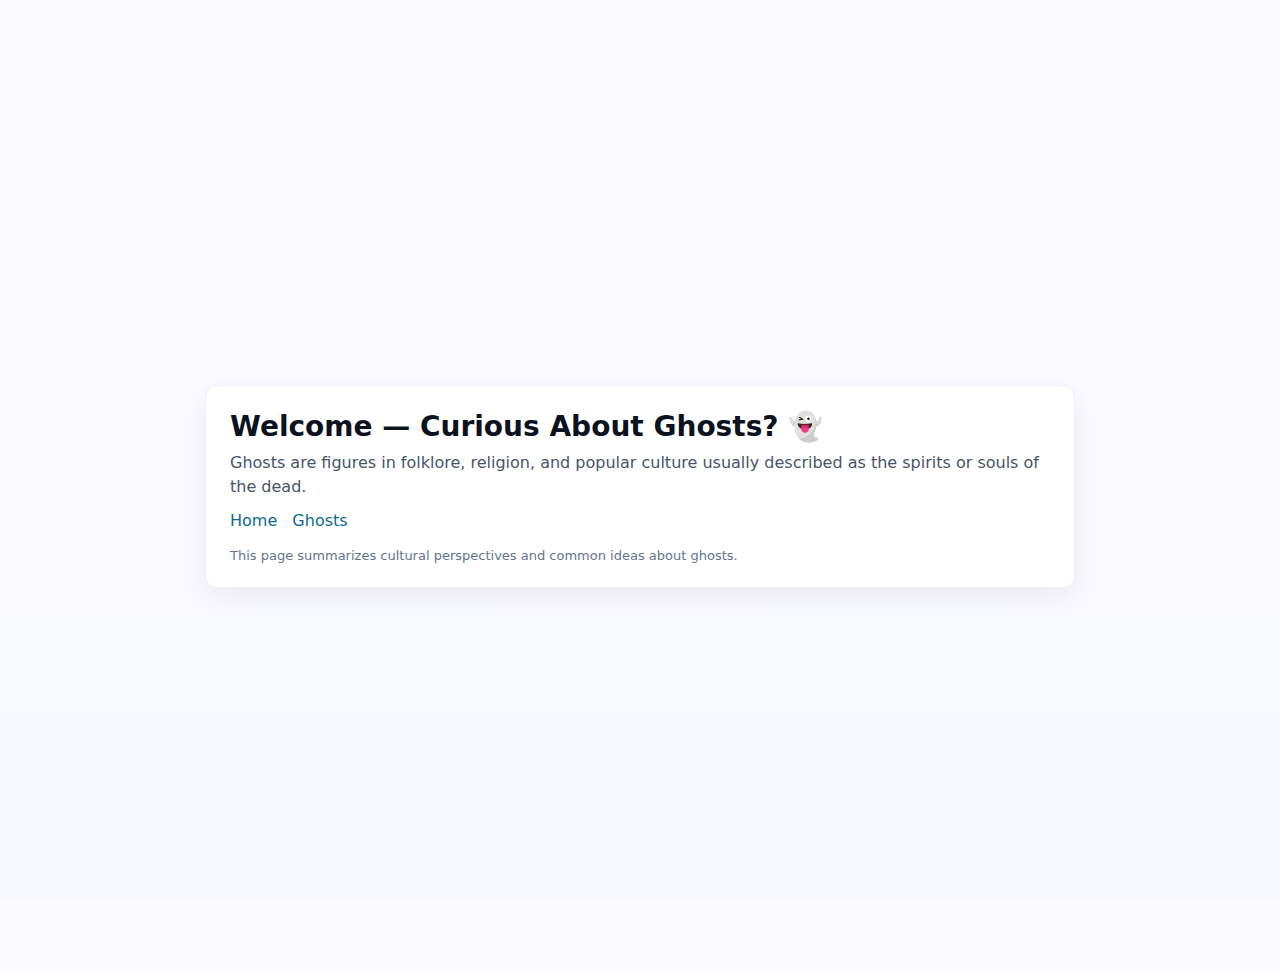
<file: index.html>
<!doctype html>
<html lang="en">
  <head>
    <meta charset="utf-8" />
    <meta name="viewport" content="width=device-width,initial-scale=1" />
    <title>All About Ghosts — Single-file SPA</title>
    <style>
      :root{--bg:#f7f7fb;--card:#ffffff;--accent:#0b1220;--muted:#475569}
      html,body{height:100%;margin:0;font-family:Inter, system-ui, -apple-system, 'Segoe UI', Roboto, Arial;color:#0b1220;background:linear-gradient(180deg,#fbfbff 0%,#f7f7ff 100%)}
      .wrap{min-height:100%;display:flex;align-items:center;justify-content:center;padding:36px}
      .card{background:var(--card);border:1px solid #eef0f6;padding:24px;border-radius:12px;max-width:820px;width:100%;box-shadow:0 8px 30px rgba(2,6,23,0.06)}
      h1{margin:0 0 8px;font-size:28px;color:var(--accent)}
      h2{margin:14px 0 6px;color:var(--accent)}
      p{margin:0 0 12px;color:var(--muted);line-height:1.5}
      nav{margin-top:12px}
      a{color:#0b6b8f;text-decoration:none;margin-right:10px}
      .footer{margin-top:18px;font-size:13px;color:#64748b}
      ul{margin:8px 0 0;padding-left:20px;color:var(--muted)}
      .badge{display:inline-block;margin-left:8px;background:#f1eefb;color:#1b0b2f;padding:4px 8px;border-radius:999px;font-size:12px}
    </style>
  </head>
  <body>
    <div class="wrap">
      <main class="card" id="app" role="main" aria-live="polite"></main>
    </div>

    <script>
      // Single-file SPA: Home and Ghosts info
      const routes = {
        '': () => `
          <h1>Welcome — Curious About Ghosts? 👻</h1>
          <p>Ghosts are figures in folklore, religion, and popular culture usually described as the spirits or souls of the dead.</p>
          <nav>
            <a href="#/">Home</a>
            <a href="#/ghosts">Ghosts</a>
          </nav>
          <div class="footer">This page summarizes cultural perspectives and common ideas about ghosts.</div>
        `,
        'ghosts': () => `
          <h1>About Ghosts <span class="badge">Folklore & Facts</span></h1>
          <p><strong>What people mean by "ghosts":</strong> often the perceived presence or apparition of a deceased person, reported across many cultures and historical periods.</p>
          <h2>Historical & Cultural Views</h2>
          <p>Beliefs about spirits date back millennia—ancient civilizations had rituals to honor the dead, and many cultures developed ghost stories to explain the unknown.</p>
          <h2>Common Themes</h2>
          <ul>
            <li>Apparitions, poltergeist activity, and hauntings are frequent motifs.</li>
            <li>Many accounts involve unfinished business, tragic death, or locations with strong emotional history.</li>
            <li>Cultural context shapes how ghost experiences are interpreted (religious, psychological, or supernatural explanations).</li>
          </ul>
          <h2>Scientific Perspective</h2>
          <p>Researchers often attribute experiences to sleep paralysis, perception biases, environmental factors (infrasound, mold), or the brain's pattern-seeking under stress. Scientific methods seek natural explanations rather than paranormal causation.</p>
          <h2>Ghosts in Media</h2>
          <p>Ghosts are popular in literature, film, and television—used for horror, mystery, or emotional storytelling.</p>
          <nav>
            <a href="#/">Home</a>
            <a href="#/ghosts">Ghosts</a>
          </nav>
          <div class="footer">Hash route: <code>#/ghosts</code></div>
        `
      };

      function render() {
        const key = location.hash.replace(/^#\/?/, '');
        const view = (routes[key] || routes[''])();
        document.getElementById('app').innerHTML = view;
      }

      window.addEventListener('hashchange', render);
      window.addEventListener('DOMContentLoaded', render);
    </script>
  </body>
</html>
</file>
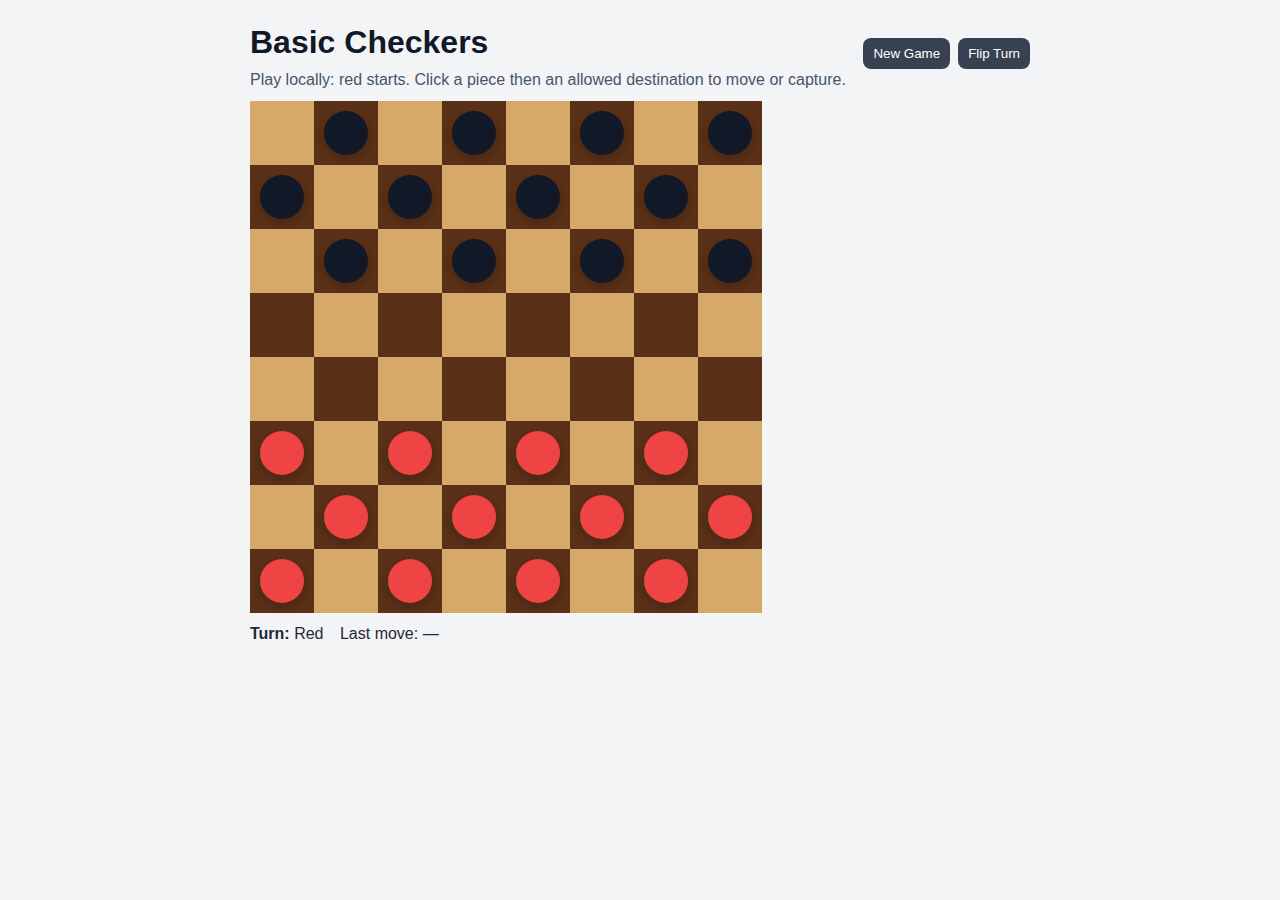
<file: checkers.html>
<!doctype html>
<html lang="en">
<head>
  <meta charset="utf-8" />
  <meta name="viewport" content="width=device-width,initial-scale=1" />
  <title>Checkers — Basic</title>
  <style>
    :root{--dark:#1f2937;--light:#f8fafc;--red:#ef4444;--black:#111827;--board1:#d6a86a;--board2:#5a3016}
    body{font-family:Inter,Arial,Helvetica,sans-serif;background:#f3f4f6;color:var(--dark);margin:18px}
    .wrap{max-width:780px;margin:0 auto}
    h1{color:var(--black);margin:6px 0}
    .top{display:flex;gap:12px;align-items:center}
    #board{border-collapse:collapse;margin-top:12px}
    #board td{width:64px;height:64px;padding:0;position:relative}
    .sq{width:100%;height:100%;display:flex;align-items:center;justify-content:center}
    .light{background:var(--board1)}
    .dark{background:var(--board2)}
    .piece{width:44px;height:44px;border-radius:50%;display:flex;align-items:center;justify-content:center;color:white;font-weight:700;box-shadow:0 4px 10px rgba(2,6,23,0.2);cursor:pointer}
    .piece.red{background:#ef4444}
    .piece.black{background:#111827}
    .king::after{content:"K";font-size:12px;margin-left:6px}
    .selected{outline:3px solid rgba(99,102,241,0.25);transform:translateY(-4px)}
    .hint{box-shadow:inset 0 0 0 3px rgba(34,197,94,0.12)}
    .controls{margin-left:auto;display:flex;gap:8px}
    button{padding:8px 10px;border-radius:8px;border:none;background:#374151;color:white;cursor:pointer}
    .info{margin-top:10px;color:#475569}
    @media (max-width:640px){#board td{width:40px;height:40px}.piece{width:30px;height:30px}}
  </style>
</head>
<body>
  <div class="wrap">
    <div class="top">
      <div>
        <h1>Basic Checkers</h1>
        <div class="info">Play locally: red starts. Click a piece then an allowed destination to move or capture.</div>
      </div>
      <div class="controls">
        <button id="newBtn">New Game</button>
        <button id="flipBtn">Flip Turn</button>
      </div>
    </div>

    <table id="board"></table>

    <div style="margin-top:12px">
      <strong>Turn:</strong> <span id="turnLabel">Red</span>
      <span style="margin-left:12px">Last move: <span id="lastMove">—</span></span>
    </div>
  </div>

  <script>
    // Simple two-player checkers (local play). Rules: diagonal moves, single jumps capture, multiple jumps supported by repeated selection.
    const ROWS = 8, COLS = 8;
    const boardEl = document.getElementById('board');
    const turnLabel = document.getElementById('turnLabel');
    const lastMove = document.getElementById('lastMove');

    // board matrix: null or {color:'red'|'black', king:boolean}
    let board = [];
    let turn = 'red'; // red starts
    let selected = null; // {r,c}

    function makeEmptyBoard(){ board = Array.from({length:ROWS},()=>Array(COLS).fill(null)); }

    function setupPieces(){ // standard starting layout
      makeEmptyBoard();
      for(let r=0;r<3;r++){
        for(let c=0;c<COLS;c++) if((r+c)%2===1) board[r][c] = {color:'black',king:false};
      }
      for(let r=5;r<8;r++){
        for(let c=0;c<COLS;c++) if((r+c)%2===1) board[r][c] = {color:'red',king:false};
      }
    }

    function render(){
      boardEl.innerHTML = '';
      for(let r=0;r<ROWS;r++){
        const tr = document.createElement('tr');
        for(let c=0;c<COLS;c++){
          const td = document.createElement('td');
          const sq = document.createElement('div');
          sq.className = 'sq '+(((r+c)%2===0)?'light':'dark');
          td.appendChild(sq);
          td.addEventListener('click', ()=>onSquareClick(r,c));
          const p = board[r][c];
          if(p){
            const el = document.createElement('div'); el.className='piece '+p.color+(p.king? ' king':''); el.textContent = '';
            if(selected && selected.r===r && selected.c===c) el.classList.add('selected');
            sq.appendChild(el);
          }
          tr.appendChild(td);
        }
        boardEl.appendChild(tr);
      }
      turnLabel.textContent = capitalize(turn);
    }

    function capitalize(s){ return s.charAt(0).toUpperCase()+s.slice(1); }

    function inBounds(r,c){ return r>=0 && r<ROWS && c>=0 && c<COLS; }

    function getMoves(r,c){
      const p = board[r][c]; if(!p) return [];
      const dirs = [];
      if(p.color==='red' || p.king) { dirs.push([-1,-1],[-1,1]); }
      if(p.color==='black' || p.king) { dirs.push([1,-1],[1,1]); }
      const moves = [];
      // simple moves
      for(const [dr,dc] of dirs){ const nr=r+dr, nc=c+dc; if(inBounds(nr,nc) && !board[nr][nc]) moves.push({r:nr,c:nc,capture:false}); }
      // captures
      for(const [dr,dc] of dirs){ const mr=r+dr, mc=c+dc, nr=r+dr*2, nc=c+dc*2; if(inBounds(nr,nc) && board[mr] && board[mr][mc] && board[mr][mc].color !== p.color && !board[nr][nc]) moves.push({r:nr,c:nc,capture:{r:mr,c:mc}}); }
      return moves;
    }

    function clearHints(){ Array.from(document.querySelectorAll('.hint')).forEach(x=>x.classList.remove('hint')); }

    function highlightMoves(moves){ // find td's and add hint
      const rows = boardEl.rows;
      moves.forEach(m=>{ const td = rows[m.r].cells[m.c]; if(td) td.firstChild.classList.add('hint'); });
    }

    function onSquareClick(r,c){ const piece = board[r][c];
      if(selected){ // if selected piece, try to move
        const moves = getMoves(selected.r, selected.c);
        const match = moves.find(m=>m.r===r && m.c===c);
        if(match){ performMove(selected, {r,c}, match.capture); selected=null; clearHints(); render(); return; }
        // select another piece if same color
        if(piece && piece.color===turn){ selected={r,c}; clearHints(); highlightMoves(getMoves(r,c)); render(); return; }
        // otherwise clear selection
        selected=null; clearHints(); render(); return;
      }
      // nothing selected: select if piece of current player's color
      if(piece && piece.color===turn){ selected={r,c}; clearHints(); highlightMoves(getMoves(r,c)); render(); }
    }

    function performMove(from, to, capture){
      const p = board[from.r][from.c];
      board[to.r][to.c] = p; board[from.r][from.c] = null;
      if(capture){ board[capture.r][capture.c] = null; lastMove.textContent = `${capitalize(p.color)} captured at ${capture.r},${capture.c}`; }
      else lastMove.textContent = `${capitalize(p.color)} moved to ${to.r},${to.c}`;
      // kinging
      if(p.color==='red' && to.r===0) p.king=true;
      if(p.color==='black' && to.r===ROWS-1) p.king=true;
      // switch turn
      turn = (turn==='red')? 'black' : 'red';
      selected=null; clearHints(); render();
    }

    document.getElementById('newBtn').addEventListener('click', ()=>{ if(confirm('Start new game?')){ setupPieces(); turn='red'; selected=null; lastMove.textContent='—'; clearHints(); render(); } });
    document.getElementById('flipBtn').addEventListener('click', ()=>{ turn = (turn==='red')? 'black':'red'; render(); });

    // initialize
    setupPieces(); render();
  </script>
</body>
</html>
</file>
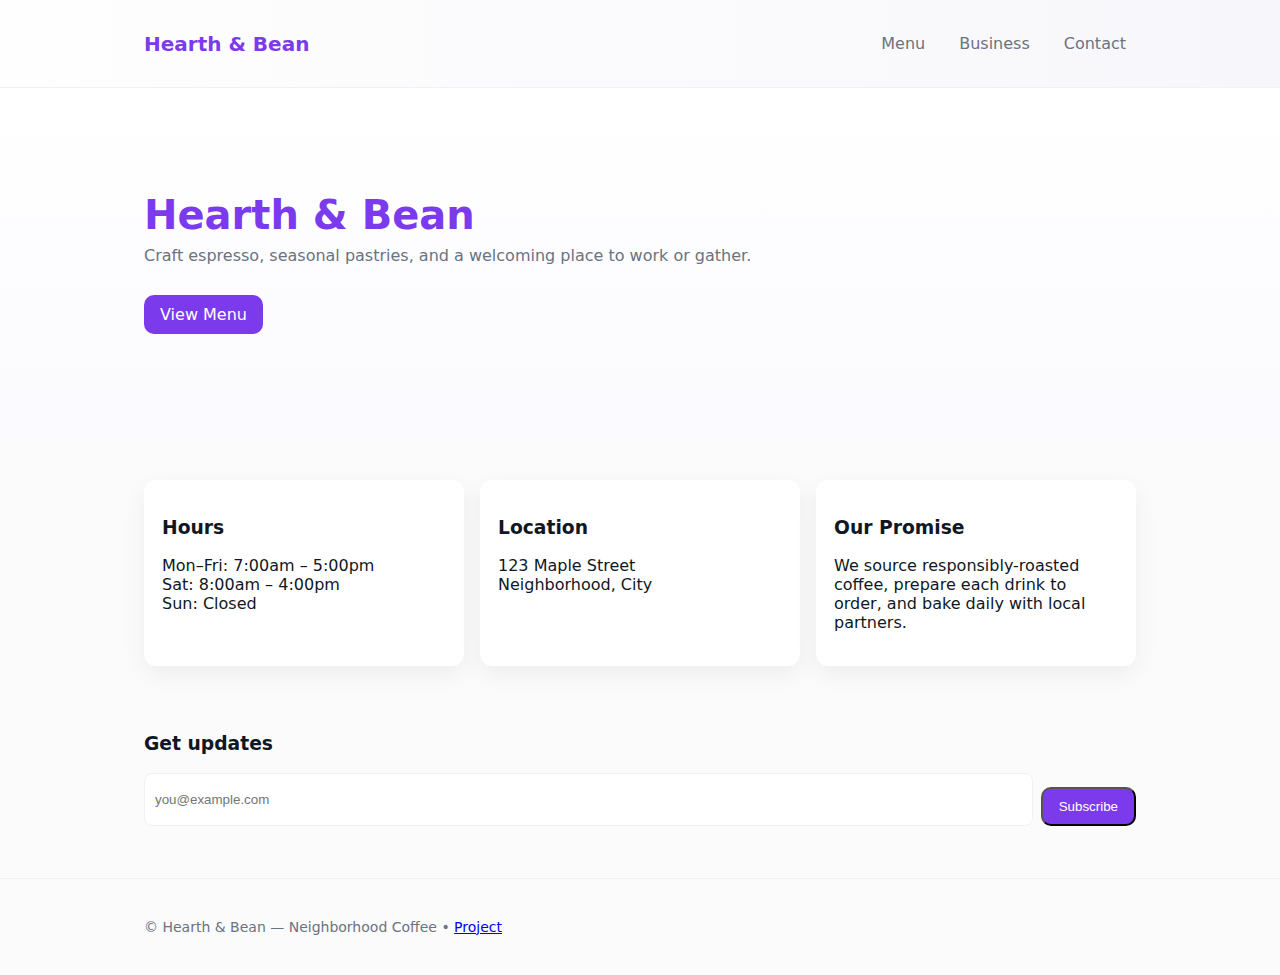
<file: coffee_shop.html>
<!doctype html>
<html lang="en">
<head>
  <meta charset="utf-8" />
  <meta name="viewport" content="width=device-width,initial-scale=1" />
  <title>Hearth & Bean — Neighborhood Coffee</title>
  <link rel="stylesheet" href="styles.css">
  <meta name="description" content="Hearth & Bean — quality coffee, local pastries, and a cozy place to work and meet." />
</head>
<body>
  <header class="site-header">
    <div class="container">
      <div class="brand"><a href="coffee_shop.html">Hearth & Bean</a></div>
      <nav>
        <a href="menu.html">Menu</a>
        <a href="coffee_shop_business_model.md">Business</a>
        <a href="contact.html">Contact</a>
      </nav>
    </div>
  </header>

  <main>
    <section class="hero">
      <div class="container">
        <h1>Hearth & Bean</h1>
        <p class="lead">Craft espresso, seasonal pastries, and a welcoming place to work or gather.</p>
        <a class="btn" href="menu.html">View Menu</a>
      </div>
    </section>

    <section class="info container">
      <div class="cols">
        <div class="card">
          <h3>Hours</h3>
          <p>Mon–Fri: 7:00am – 5:00pm<br>Sat: 8:00am – 4:00pm<br>Sun: Closed</p>
        </div>

        <div class="card">
          <h3>Location</h3>
          <p>123 Maple Street<br>Neighborhood, City</p>
        </div>

        <div class="card">
          <h3>Our Promise</h3>
          <p>We source responsibly-roasted coffee, prepare each drink to order, and bake daily with local partners.</p>
        </div>
      </div>
    </section>

    <section class="container newsletter">
      <h3>Get updates</h3>
      <form action="mailto:hello@hearthandbean.example" method="post" enctype="text/plain">
        <input name="email" placeholder="you@example.com" />
        <button class="btn">Subscribe</button>
      </form>
    </section>
  </main>

  <footer class="site-footer">
    <div class="container">&copy; Hearth & Bean — Neighborhood Coffee • <a href="README.md">Project</a></div>
  </footer>
</body>
</html>
</file>
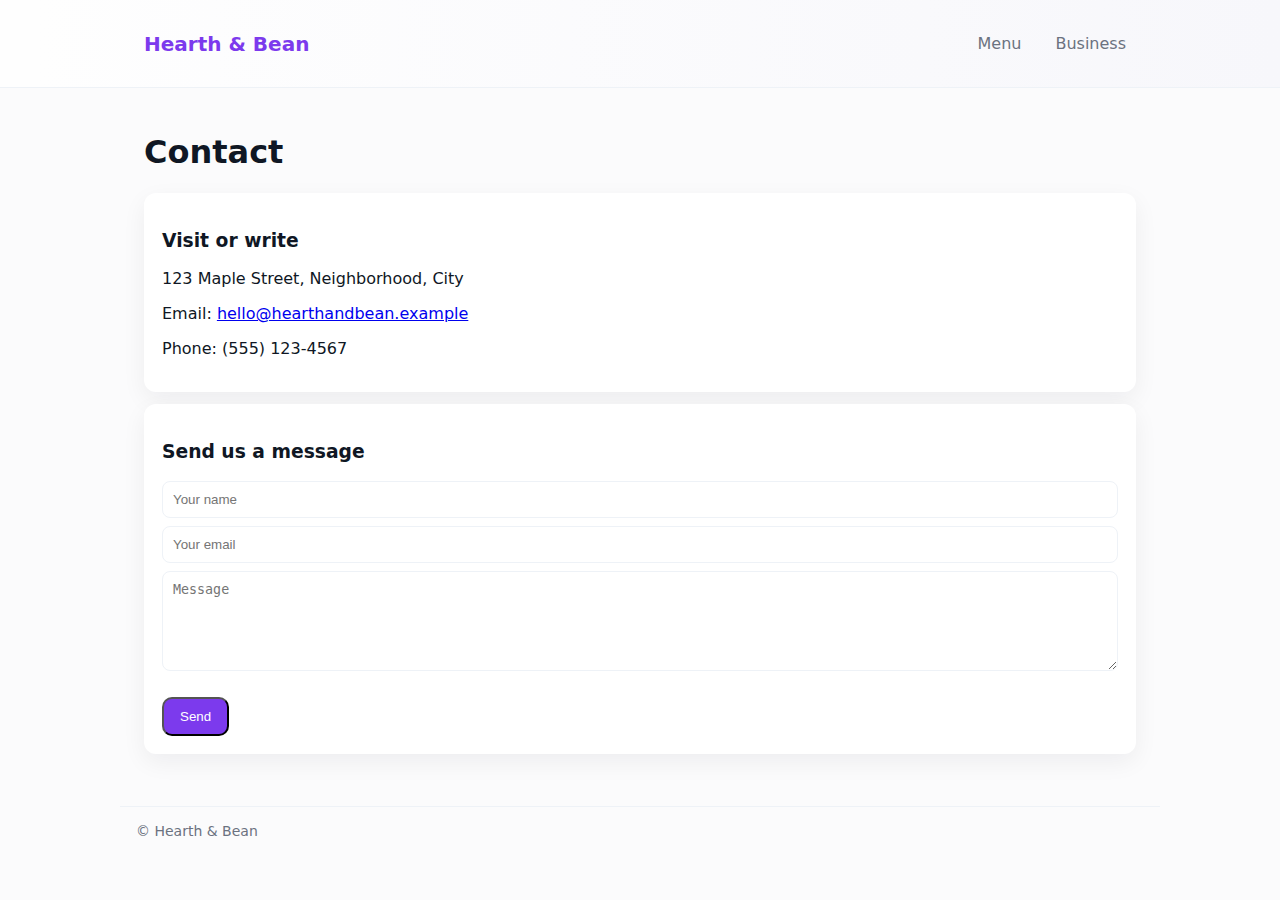
<file: contact.html>
<!doctype html>
<html lang="en">
<head>
  <meta charset="utf-8" />
  <meta name="viewport" content="width=device-width,initial-scale=1" />
  <title>Contact — Hearth & Bean</title>
  <link rel="stylesheet" href="styles.css">
</head>
<body>
  <header class="site-header"><div class="container"><div class="brand"><a href="coffee_shop.html">Hearth & Bean</a></div><nav><a href="menu.html">Menu</a><a href="coffee_shop_business_model.md">Business</a></nav></div></header>
  <main class="container">
    <h1>Contact</h1>
    <section class="card">
      <h3>Visit or write</h3>
      <p>123 Maple Street, Neighborhood, City</p>
      <p>Email: <a href="mailto:hello@hearthandbean.example">hello@hearthandbean.example</a></p>
      <p>Phone: (555) 123-4567</p>
    </section>

    <section class="card" style="margin-top:12px">
      <h3>Send us a message</h3>
      <form action="mailto:hello@hearthandbean.example" method="post" enctype="text/plain">
        <input name="name" placeholder="Your name" style="width:100%;margin-bottom:8px;padding:10px;border-radius:8px;border:1px solid #eef2f7" />
        <input name="email" placeholder="Your email" style="width:100%;margin-bottom:8px;padding:10px;border-radius:8px;border:1px solid #eef2f7" />
        <textarea name="message" placeholder="Message" style="width:100%;height:100px;padding:10px;border-radius:8px;border:1px solid #eef2f7"></textarea>
        <div style="margin-top:8px"><button class="btn" type="submit">Send</button></div>
      </form>
    </section>
  </main>
  <footer class="site-footer container">&copy; Hearth & Bean</footer>
</body>
</html>
</file>
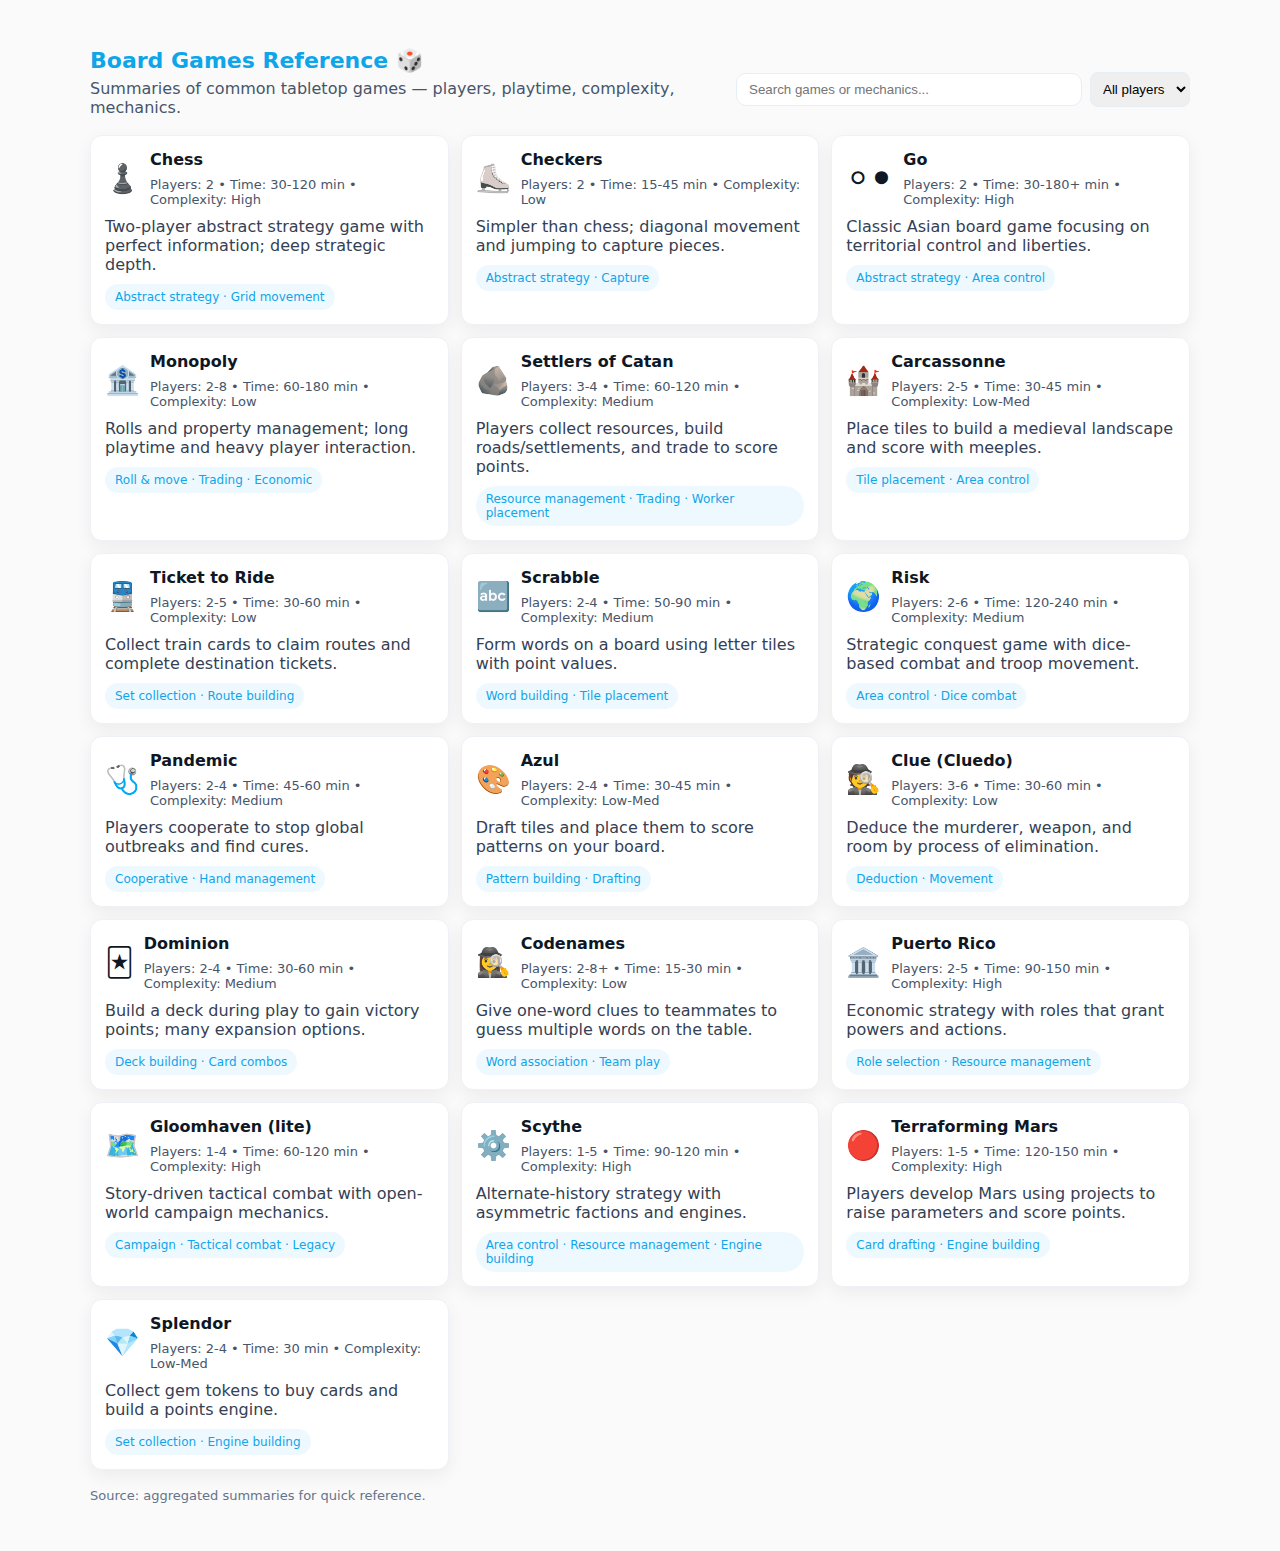
<file: games.html>
<!doctype html>
<html lang="en">
  <head>
    <meta charset="utf-8" />
    <meta name="viewport" content="width=device-width,initial-scale=1" />
    <title>Board Games — Reference</title>
    <style>
      :root{--bg:#fafafa;--card:#ffffff;--muted:#475569;--accent:#0ea5e9}
      body{margin:0;font-family:Inter, system-ui, -apple-system, 'Segoe UI', Roboto, Arial;background:var(--bg);color:#0f1724}
      .wrap{max-width:1100px;margin:28px auto;padding:20px}
      header{display:flex;justify-content:space-between;align-items:center}
      h1{margin:0;font-size:22px;color:var(--accent)}
      p.lead{margin:6px 0 0;color:var(--muted)}
      .tools{display:flex;gap:8px;align-items:center;margin-top:14px}
      .search{padding:8px 12px;border-radius:10px;border:1px solid #e6eef6;width:320px}
      .select{padding:8px;border-radius:8px;border:1px solid #e6eef6}
      .grid{display:grid;grid-template-columns:repeat(auto-fill,minmax(300px,1fr));gap:12px;margin-top:18px}
      .card{background:var(--card);border-radius:12px;padding:14px;box-shadow:0 6px 18px rgba(2,6,23,0.06);border:1px solid #eef2f6}
      .title{display:flex;align-items:center;gap:10px}
      .emoji{font-size:28px}
      .meta{font-size:13px;color:var(--muted);margin-top:8px}
      .desc{margin-top:10px;color:#344054}
      .badge{display:inline-block;margin-top:10px;padding:6px 10px;border-radius:999px;background:#eef9ff;color:var(--accent);font-size:12px}
      footer{margin-top:18px;color:#64748b;font-size:13px}
      @media (max-width:640px){.search{width:160px}}
    </style>
  </head>
  <body>
    <div class="wrap">
      <header>
        <div>
          <h1>Board Games Reference 🎲</h1>
          <p class="lead">Summaries of common tabletop games — players, playtime, complexity, mechanics.</p>
        </div>
        <div class="tools">
          <input id="search" class="search" placeholder="Search games or mechanics..." aria-label="Search games">
          <select id="filterPlayers" class="select"><option value="all">All players</option><option value="1">Solo</option><option value="2">2</option><option value="3">3</option><option value="4">4+</option></select>
        </div>
      </header>

      <main id="grid" class="grid" role="list"></main>

      <footer>Source: aggregated summaries for quick reference.</footer>
    </div>

    <script>
      const GAMES = [
        {name:'Chess', emoji:'♟️', players:'2', time:'30-120 min', complexity:'High', mechanics:['Abstract strategy','Grid movement'], desc:'Two-player abstract strategy game with perfect information; deep strategic depth.'},
        {name:'Checkers', emoji:'⛸️', players:'2', time:'15-45 min', complexity:'Low', mechanics:['Abstract strategy','Capture'], desc:'Simpler than chess; diagonal movement and jumping to capture pieces.'},
        {name:'Go', emoji:'⚪⚫', players:'2', time:'30-180+ min', complexity:'High', mechanics:['Abstract strategy','Area control'], desc:'Classic Asian board game focusing on territorial control and liberties.'},
        {name:'Monopoly', emoji:'🏦', players:'2-8', time:'60-180 min', complexity:'Low', mechanics:['Roll & move','Trading','Economic'], desc:'Rolls and property management; long playtime and heavy player interaction.'},
        {name:'Settlers of Catan', emoji:'🪨', players:'3-4', time:'60-120 min', complexity:'Medium', mechanics:['Resource management','Trading','Worker placement'], desc:'Players collect resources, build roads/settlements, and trade to score points.'},
        {name:'Carcassonne', emoji:'🏰', players:'2-5', time:'30-45 min', complexity:'Low-Med', mechanics:['Tile placement','Area control'], desc:'Place tiles to build a medieval landscape and score with meeples.'},
        {name:'Ticket to Ride', emoji:'🚆', players:'2-5', time:'30-60 min', complexity:'Low', mechanics:['Set collection','Route building'], desc:'Collect train cards to claim routes and complete destination tickets.'},
        {name:'Scrabble', emoji:'🔤', players:'2-4', time:'50-90 min', complexity:'Medium', mechanics:['Word building','Tile placement'], desc:'Form words on a board using letter tiles with point values.'},
        {name:'Risk', emoji:'🌍', players:'2-6', time:'120-240 min', complexity:'Medium', mechanics:['Area control','Dice combat'], desc:'Strategic conquest game with dice-based combat and troop movement.'},
        {name:'Pandemic', emoji:'🩺', players:'2-4', time:'45-60 min', complexity:'Medium', mechanics:['Cooperative','Hand management'], desc:'Players cooperate to stop global outbreaks and find cures.'},
        {name:'Azul', emoji:'🎨', players:'2-4', time:'30-45 min', complexity:'Low-Med', mechanics:['Pattern building','Drafting'], desc:'Draft tiles and place them to score patterns on your board.'},
        {name:'Clue (Cluedo)', emoji:'🕵️', players:'3-6', time:'30-60 min', complexity:'Low', mechanics:['Deduction','Movement'], desc:'Deduce the murderer, weapon, and room by process of elimination.'},
        {name:'Dominion', emoji:'🃏', players:'2-4', time:'30-60 min', complexity:'Medium', mechanics:['Deck building','Card combos'], desc:'Build a deck during play to gain victory points; many expansion options.'},
        {name:'Codenames', emoji:'🕵️‍♀️', players:'2-8+', time:'15-30 min', complexity:'Low', mechanics:['Word association','Team play'], desc:'Give one-word clues to teammates to guess multiple words on the table.'},
        {name:'Puerto Rico', emoji:'🏛️', players:'2-5', time:'90-150 min', complexity:'High', mechanics:['Role selection','Resource management'], desc:'Economic strategy with roles that grant powers and actions.'},
        {name:'Gloomhaven (lite)', emoji:'🗺️', players:'1-4', time:'60-120 min', complexity:'High', mechanics:['Campaign','Tactical combat','Legacy'], desc:'Story-driven tactical combat with open-world campaign mechanics.'},
        {name:'Scythe', emoji:'⚙️', players:'1-5', time:'90-120 min', complexity:'High', mechanics:['Area control','Resource management','Engine building'], desc:'Alternate-history strategy with asymmetric factions and engines.'},
        {name:'Terraforming Mars', emoji:'🔴', players:'1-5', time:'120-150 min', complexity:'High', mechanics:['Card drafting','Engine building'], desc:'Players develop Mars using projects to raise parameters and score points.'},
        {name:'Splendor', emoji:'💎', players:'2-4', time:'30 min', complexity:'Low-Med', mechanics:['Set collection','Engine building'], desc:'Collect gem tokens to buy cards and build a points engine.'}
      ];

      const grid = document.getElementById('grid');
      const search = document.getElementById('search');
      const filterPlayers = document.getElementById('filterPlayers');

      function render(list){
        grid.innerHTML = list.map(g=>`<article class="card" role="listitem">
          <div class="title"><div class="emoji">${g.emoji}</div><div><strong>${g.name}</strong><div class="meta">Players: ${g.players} • Time: ${g.time} • Complexity: ${g.complexity}</div></div></div>
          <div class="desc">${g.desc}</div>
          <div class="badge">${g.mechanics.join(' · ')}</div>
        </article>`).join('');
      }

      function matchesPlayers(g, p){
        if(p==='all') return true;
        if(p==='1') return g.players.includes('1');
        if(p==='2') return g.players.startsWith('2') || g.players.includes('2-') || g.players.includes('2-');
        if(p==='3') return g.players.startsWith('3') || g.players.includes('3-');
        if(p==='4') return g.players.includes('4') || g.players.includes('5') || g.players.includes('6');
        return true;
      }

      function filterAndRender(){
        const q = (search.value||'').trim().toLowerCase();
        const p = filterPlayers.value;
        let out = GAMES.filter(g=>{
          const text = (g.name+g.desc+g.mechanics.join(' ')).toLowerCase();
          return text.includes(q) && matchesPlayers(g,p);
        });
        render(out);
      }

      search.addEventListener('input', filterAndRender);
      filterPlayers.addEventListener('change', filterAndRender);

      // initial
      render(GAMES);
    </script>
  </body>
</html>
</file>
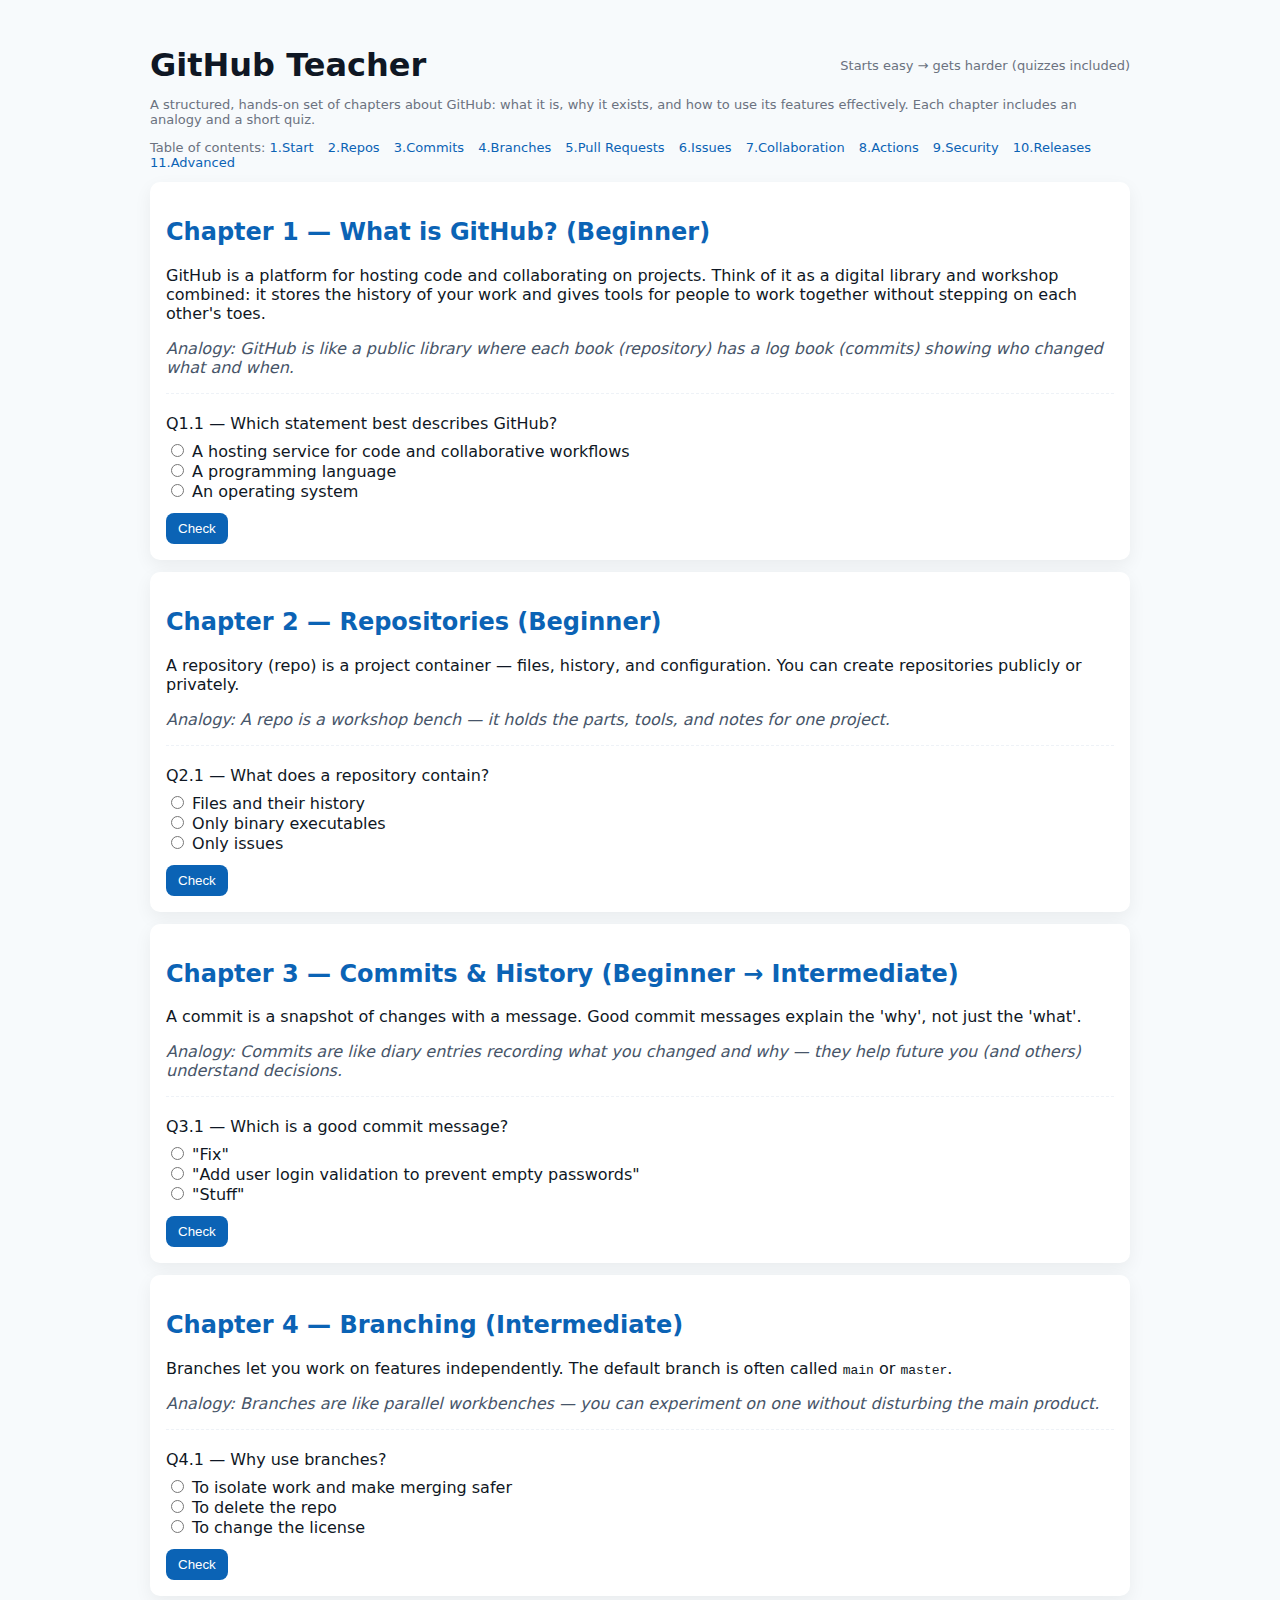
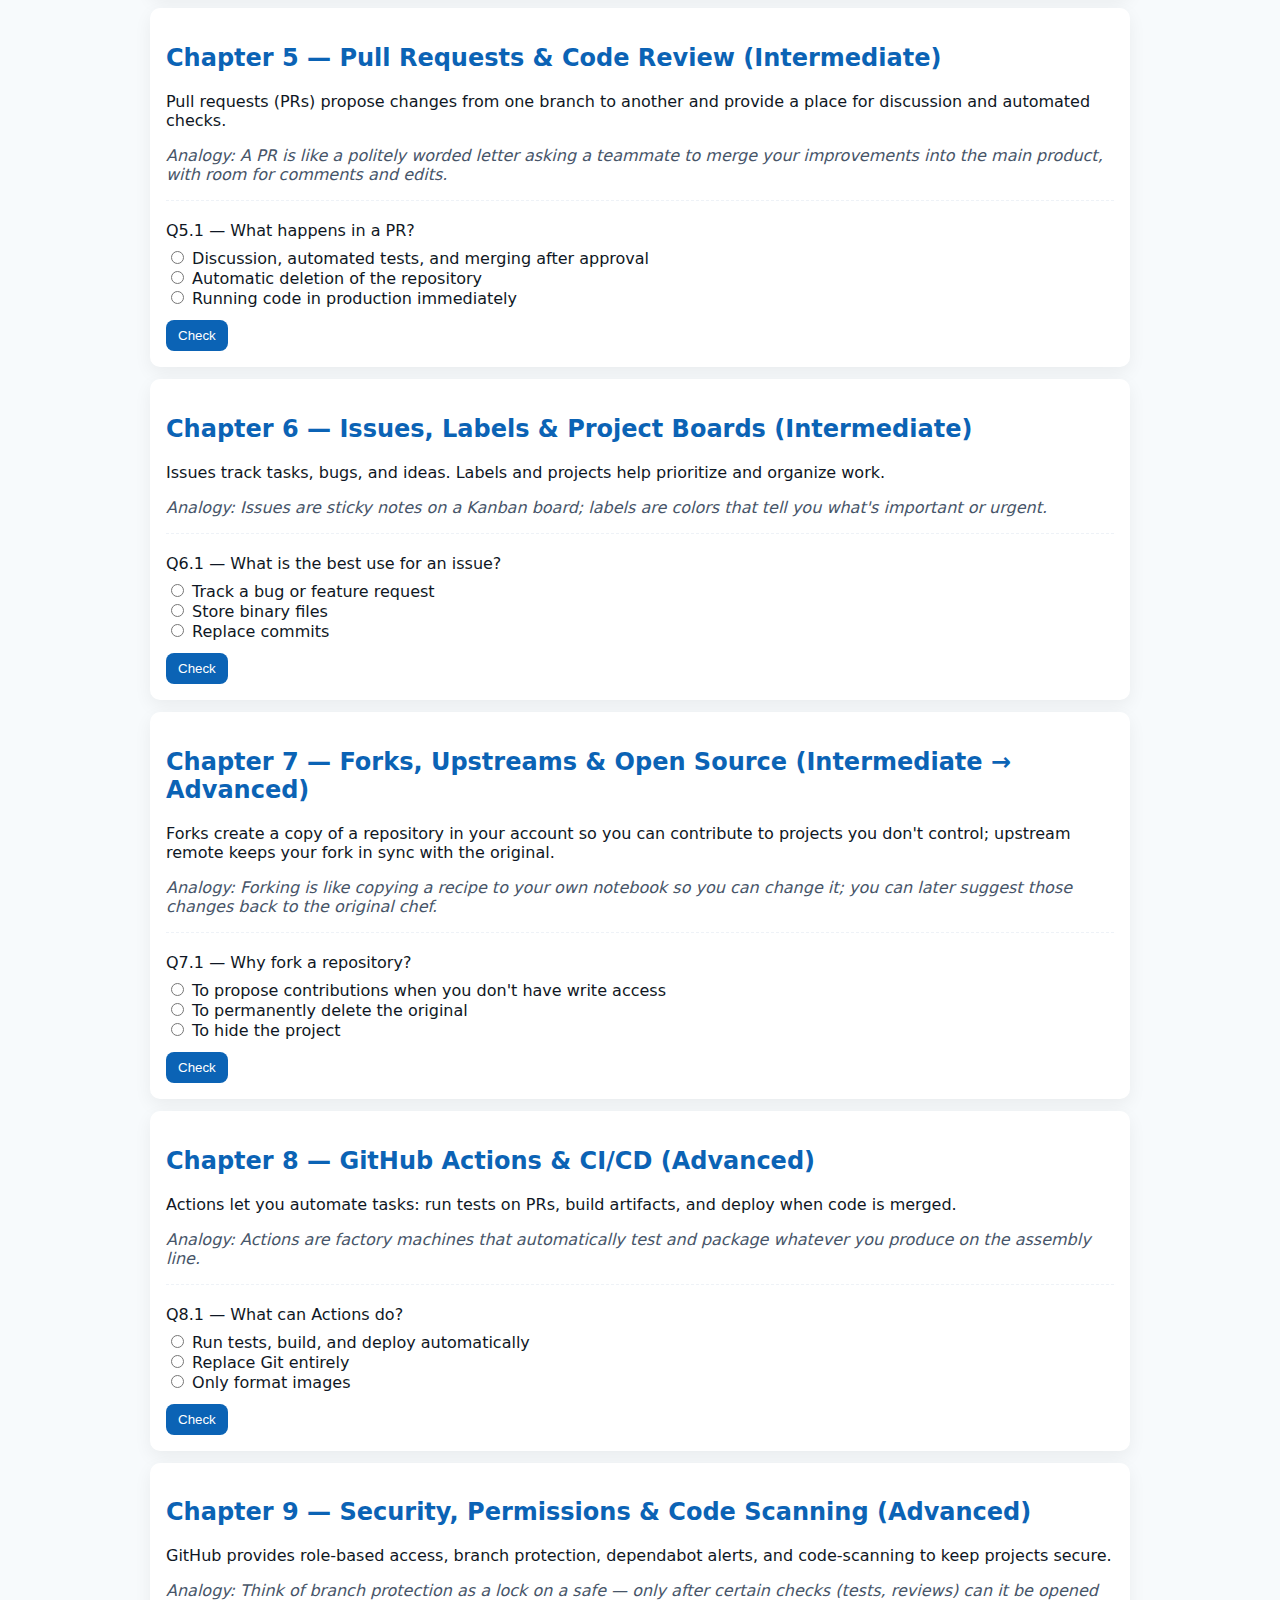
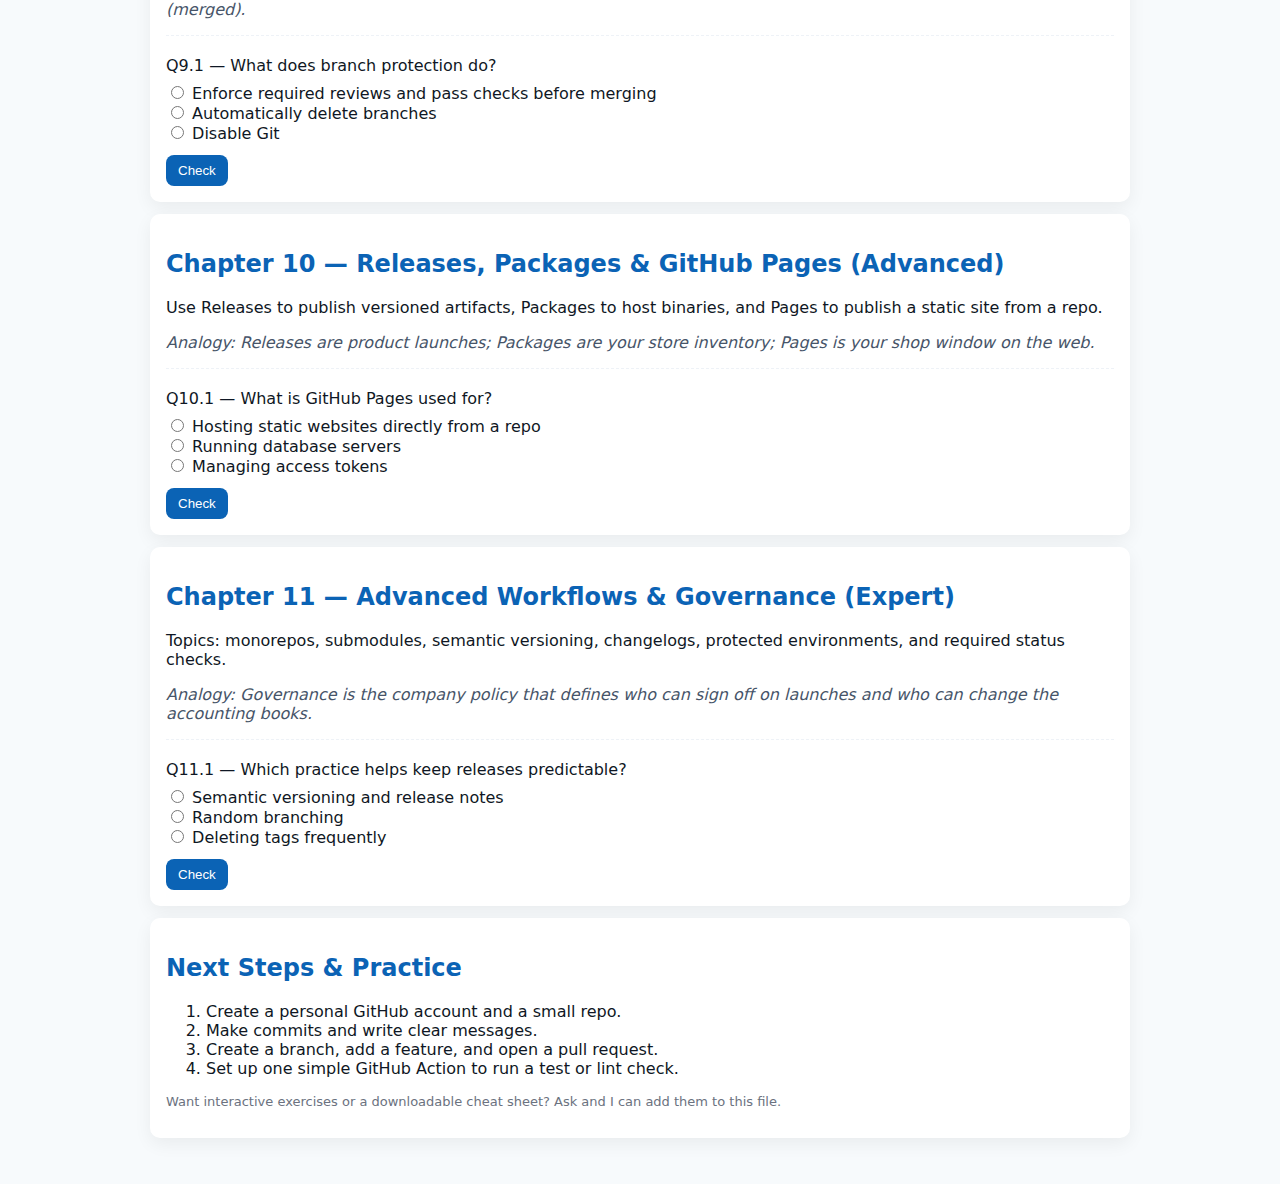
<file: githubteacher.html>
<!doctype html>
<html lang="en">
<head>
  <meta charset="utf-8">
  <meta name="viewport" content="width=device-width,initial-scale=1">
  <title>GitHub Teacher — From Zero to Power User</title>
  <style>
    body{font-family:Inter,system-ui,Arial;margin:0;background:#f7fafc;color:#0f1724}
    .wrap{max-width:980px;margin:26px auto;padding:20px}
    header{display:flex;align-items:center;gap:16px}
    h1{margin:0;color:#0f1724}
    h2{color:#0b63b5}
    .chapter{background:#fff;padding:16px;margin-top:12px;border-radius:10px;box-shadow:0 6px 18px rgba(2,6,23,0.06)}
    .analogy{font-style:italic;color:#475569}
    .quiz{margin-top:12px;border-top:1px dashed #eef2f7;padding-top:12px}
    .q{margin:8px 0}
    button{background:#0b63b5;color:#fff;border:none;padding:8px 12px;border-radius:8px;cursor:pointer}
    .small{font-size:13px;color:#6b7280}
    .answer{margin-top:6px;color:#065f46;font-weight:700}
    .controls{display:flex;gap:8px;margin-top:12px}
    .toc{margin-top:8px}
    .toc a{display:inline-block;margin-right:10px;color:#0b63b5;text-decoration:none}
    pre{background:#0f172424;padding:8px;border-radius:6px;overflow:auto}
  </style>
  <script>
    // simple quiz helpers
    function reveal(id){ document.getElementById(id).style.display='block'; }
    function check(qid, correctIndex){
      const radios = document.getElementsByName(qid);
      let chosen = -1; for(let i=0;i<radios.length;i++) if(radios[i].checked) chosen=i;
      const out = document.getElementById(qid+'-out');
      if(chosen===-1){ out.textContent = 'Please select an answer.'; out.style.color='#b45309'; return; }
      if(chosen===correctIndex){ out.textContent = 'Correct ✅'; out.style.color='#065f46'; }
      else { out.textContent = 'Not correct — review the explanation below.'; out.style.color='#b91c1c'; }
      reveal(qid+'-exp');
    }
  </script>
</head>
<body>
  <div class="wrap">
    <header><h1>GitHub Teacher</h1><div style="margin-left:auto" class="small">Starts easy → gets harder (quizzes included)</div></header>
    <p class="small">A structured, hands-on set of chapters about GitHub: what it is, why it exists, and how to use its features effectively. Each chapter includes an analogy and a short quiz.</p>

    <div class="toc small">Table of contents: <a href="#c1">1.Start</a> <a href="#c2">2.Repos</a> <a href="#c3">3.Commits</a> <a href="#c4">4.Branches</a> <a href="#c5">5.Pull Requests</a> <a href="#c6">6.Issues</a> <a href="#c7">7.Collaboration</a> <a href="#c8">8.Actions</a> <a href="#c9">9.Security</a> <a href="#c10">10.Releases</a> <a href="#c11">11.Advanced</a></div>

    <!-- Chapter 1 -->
    <section id="c1" class="chapter">
      <h2>Chapter 1 — What is GitHub? (Beginner)</h2>
      <p>GitHub is a platform for hosting code and collaborating on projects. Think of it as a digital library and workshop combined: it stores the history of your work and gives tools for people to work together without stepping on each other's toes.</p>
      <p class="analogy">Analogy: GitHub is like a public library where each book (repository) has a log book (commits) showing who changed what and when.</p>
      <div class="quiz">
        <div class="q">Q1.1 — Which statement best describes GitHub?</div>
        <label><input type="radio" name="q1-1"> A hosting service for code and collaborative workflows</label><br>
        <label><input type="radio" name="q1-1"> A programming language</label><br>
        <label><input type="radio" name="q1-1"> An operating system</label>
        <div class="controls"><button onclick="check('q1-1',0)">Check</button></div>
        <div id="q1-1-out" class="small"></div>
        <div id="q1-1-exp" class="answer" style="display:none">GitHub hosts repositories, enables collaboration via Git, and adds features like pull requests and issues.</div>
      </div>
    </section>

    <!-- Chapter 2 -->
    <section id="c2" class="chapter">
      <h2>Chapter 2 — Repositories (Beginner)</h2>
      <p>A repository (repo) is a project container — files, history, and configuration. You can create repositories publicly or privately.</p>
      <p class="analogy">Analogy: A repo is a workshop bench — it holds the parts, tools, and notes for one project.</p>
      <div class="quiz">
        <div class="q">Q2.1 — What does a repository contain?</div>
        <label><input type="radio" name="q2-1"> Files and their history</label><br>
        <label><input type="radio" name="q2-1"> Only binary executables</label><br>
        <label><input type="radio" name="q2-1"> Only issues</label>
        <div class="controls"><button onclick="check('q2-1',0)">Check</button></div>
        <div id="q2-1-out" class="small"></div>
        <div id="q2-1-exp" class="answer" style="display:none">A repo stores project files plus their full change history managed by Git.</div>
      </div>
    </section>

    <!-- Chapter 3 -->
    <section id="c3" class="chapter">
      <h2>Chapter 3 — Commits & History (Beginner → Intermediate)</h2>
      <p>A commit is a snapshot of changes with a message. Good commit messages explain the 'why', not just the 'what'.</p>
      <p class="analogy">Analogy: Commits are like diary entries recording what you changed and why — they help future you (and others) understand decisions.</p>
      <div class="quiz">
        <div class="q">Q3.1 — Which is a good commit message?</div>
        <label><input type="radio" name="q3-1"> "Fix"</label><br>
        <label><input type="radio" name="q3-1"> "Add user login validation to prevent empty passwords"</label><br>
        <label><input type="radio" name="q3-1"> "Stuff"</label>
        <div class="controls"><button onclick="check('q3-1',1)">Check</button></div>
        <div id="q3-1-out" class="small"></div>
        <div id="q3-1-exp" class="answer" style="display:none">Descriptive messages make history navigable and help reviewers understand intent.</div>
      </div>
    </section>

    <!-- Chapter 4 -->
    <section id="c4" class="chapter">
      <h2>Chapter 4 — Branching (Intermediate)</h2>
      <p>Branches let you work on features independently. The default branch is often called <code>main</code> or <code>master</code>.</p>
      <p class="analogy">Analogy: Branches are like parallel workbenches — you can experiment on one without disturbing the main product.</p>
      <div class="quiz">
        <div class="q">Q4.1 — Why use branches?</div>
        <label><input type="radio" name="q4-1"> To isolate work and make merging safer</label><br>
        <label><input type="radio" name="q4-1"> To delete the repo</label><br>
        <label><input type="radio" name="q4-1"> To change the license</label>
        <div class="controls"><button onclick="check('q4-1',0)">Check</button></div>
        <div id="q4-1-out" class="small"></div>
        <div id="q4-1-exp" class="answer" style="display:none">Branches enable safe feature development and code review workflows.</div>
      </div>
    </section>

    <!-- Chapter 5 -->
    <section id="c5" class="chapter">
      <h2>Chapter 5 — Pull Requests & Code Review (Intermediate)</h2>
      <p>Pull requests (PRs) propose changes from one branch to another and provide a place for discussion and automated checks.</p>
      <p class="analogy">Analogy: A PR is like a politely worded letter asking a teammate to merge your improvements into the main product, with room for comments and edits.</p>
      <div class="quiz">
        <div class="q">Q5.1 — What happens in a PR?</div>
        <label><input type="radio" name="q5-1"> Discussion, automated tests, and merging after approval</label><br>
        <label><input type="radio" name="q5-1"> Automatic deletion of the repository</label><br>
        <label><input type="radio" name="q5-1"> Running code in production immediately</label>
        <div class="controls"><button onclick="check('q5-1',0)">Check</button></div>
        <div id="q5-1-out" class="small"></div>
        <div id="q5-1-exp" class="answer" style="display:none">A PR bundles code changes for review and continuous-integration checks before merge.</div>
      </div>
    </section>

    <!-- Chapter 6 -->
    <section id="c6" class="chapter">
      <h2>Chapter 6 — Issues, Labels & Project Boards (Intermediate)</h2>
      <p>Issues track tasks, bugs, and ideas. Labels and projects help prioritize and organize work.</p>
      <p class="analogy">Analogy: Issues are sticky notes on a Kanban board; labels are colors that tell you what's important or urgent.</p>
      <div class="quiz">
        <div class="q">Q6.1 — What is the best use for an issue?</div>
        <label><input type="radio" name="q6-1"> Track a bug or feature request</label><br>
        <label><input type="radio" name="q6-1"> Store binary files</label><br>
        <label><input type="radio" name="q6-1"> Replace commits</label>
        <div class="controls"><button onclick="check('q6-1',0)">Check</button></div>
        <div id="q6-1-out" class="small"></div>
        <div id="q6-1-exp" class="answer" style="display:none">Issues are for tracking work, not for holding the code itself.</div>
      </div>
    </section>

    <!-- Chapter 7 -->
    <section id="c7" class="chapter">
      <h2>Chapter 7 — Forks, Upstreams & Open Source (Intermediate → Advanced)</h2>
      <p>Forks create a copy of a repository in your account so you can contribute to projects you don't control; upstream remote keeps your fork in sync with the original.</p>
      <p class="analogy">Analogy: Forking is like copying a recipe to your own notebook so you can change it; you can later suggest those changes back to the original chef.</p>
      <div class="quiz">
        <div class="q">Q7.1 — Why fork a repository?</div>
        <label><input type="radio" name="q7-1"> To propose contributions when you don't have write access</label><br>
        <label><input type="radio" name="q7-1"> To permanently delete the original</label><br>
        <label><input type="radio" name="q7-1"> To hide the project</label>
        <div class="controls"><button onclick="check('q7-1',0)">Check</button></div>
        <div id="q7-1-out" class="small"></div>
        <div id="q7-1-exp" class="answer" style="display:none">Forks enable contributions and experimentation without needing permissions on the original repository.</div>
      </div>
    </section>

    <!-- Chapter 8 -->
    <section id="c8" class="chapter">
      <h2>Chapter 8 — GitHub Actions & CI/CD (Advanced)</h2>
      <p>Actions let you automate tasks: run tests on PRs, build artifacts, and deploy when code is merged.</p>
      <p class="analogy">Analogy: Actions are factory machines that automatically test and package whatever you produce on the assembly line.</p>
      <div class="quiz">
        <div class="q">Q8.1 — What can Actions do?</div>
        <label><input type="radio" name="q8-1"> Run tests, build, and deploy automatically</label><br>
        <label><input type="radio" name="q8-1"> Replace Git entirely</label><br>
        <label><input type="radio" name="q8-1"> Only format images</label>
        <div class="controls"><button onclick="check('q8-1',0)">Check</button></div>
        <div id="q8-1-out" class="small"></div>
        <div id="q8-1-exp" class="answer" style="display:none">Actions provide a programmable workflow runner integrated with GitHub events.</div>
      </div>
    </section>

    <!-- Chapter 9 -->
    <section id="c9" class="chapter">
      <h2>Chapter 9 — Security, Permissions & Code Scanning (Advanced)</h2>
      <p>GitHub provides role-based access, branch protection, dependabot alerts, and code-scanning to keep projects secure.</p>
      <p class="analogy">Analogy: Think of branch protection as a lock on a safe — only after certain checks (tests, reviews) can it be opened (merged).</p>
      <div class="quiz">
        <div class="q">Q9.1 — What does branch protection do?</div>
        <label><input type="radio" name="q9-1"> Enforce required reviews and pass checks before merging</label><br>
        <label><input type="radio" name="q9-1"> Automatically delete branches</label><br>
        <label><input type="radio" name="q9-1"> Disable Git</label>
        <div class="controls"><button onclick="check('q9-1',0)">Check</button></div>
        <div id="q9-1-out" class="small"></div>
        <div id="q9-1-exp" class="answer" style="display:none">Protected branches help enforce quality gates like CI passing and required reviewers.</div>
      </div>
    </section>

    <!-- Chapter 10 -->
    <section id="c10" class="chapter">
      <h2>Chapter 10 — Releases, Packages & GitHub Pages (Advanced)</h2>
      <p>Use Releases to publish versioned artifacts, Packages to host binaries, and Pages to publish a static site from a repo.</p>
      <p class="analogy">Analogy: Releases are product launches; Packages are your store inventory; Pages is your shop window on the web.</p>
      <div class="quiz">
        <div class="q">Q10.1 — What is GitHub Pages used for?</div>
        <label><input type="radio" name="q10-1"> Hosting static websites directly from a repo</label><br>
        <label><input type="radio" name="q10-1"> Running database servers</label><br>
        <label><input type="radio" name="q10-1"> Managing access tokens</label>
        <div class="controls"><button onclick="check('q10-1',0)">Check</button></div>
        <div id="q10-1-out" class="small"></div>
        <div id="q10-1-exp" class="answer" style="display:none">Pages serves static content (HTML/CSS/JS) directly from a branch or docs folder.</div>
      </div>
    </section>

    <!-- Chapter 11 -->
    <section id="c11" class="chapter">
      <h2>Chapter 11 — Advanced Workflows & Governance (Expert)</h2>
      <p>Topics: monorepos, submodules, semantic versioning, changelogs, protected environments, and required status checks.</p>
      <p class="analogy">Analogy: Governance is the company policy that defines who can sign off on launches and who can change the accounting books.</p>
      <div class="quiz">
        <div class="q">Q11.1 — Which practice helps keep releases predictable?</div>
        <label><input type="radio" name="q11-1"> Semantic versioning and release notes</label><br>
        <label><input type="radio" name="q11-1"> Random branching</label><br>
        <label><input type="radio" name="q11-1"> Deleting tags frequently</label>
        <div class="controls"><button onclick="check('q11-1',0)">Check</button></div>
        <div id="q11-1-out" class="small"></div>
        <div id="q11-1-exp" class="answer" style="display:none">Semantic versioning (MAJOR.MINOR.PATCH) combined with changelogs improves predictability.</div>
      </div>
    </section>

    <section class="chapter">
      <h2>Next Steps & Practice</h2>
      <ol>
        <li>Create a personal GitHub account and a small repo.</li>
        <li>Make commits and write clear messages.</li>
        <li>Create a branch, add a feature, and open a pull request.</li>
        <li>Set up one simple GitHub Action to run a test or lint check.</li>
      </ol>
      <p class="small">Want interactive exercises or a downloadable cheat sheet? Ask and I can add them to this file.</p>
    </section>
  </div>
</body>
</html>
</file>
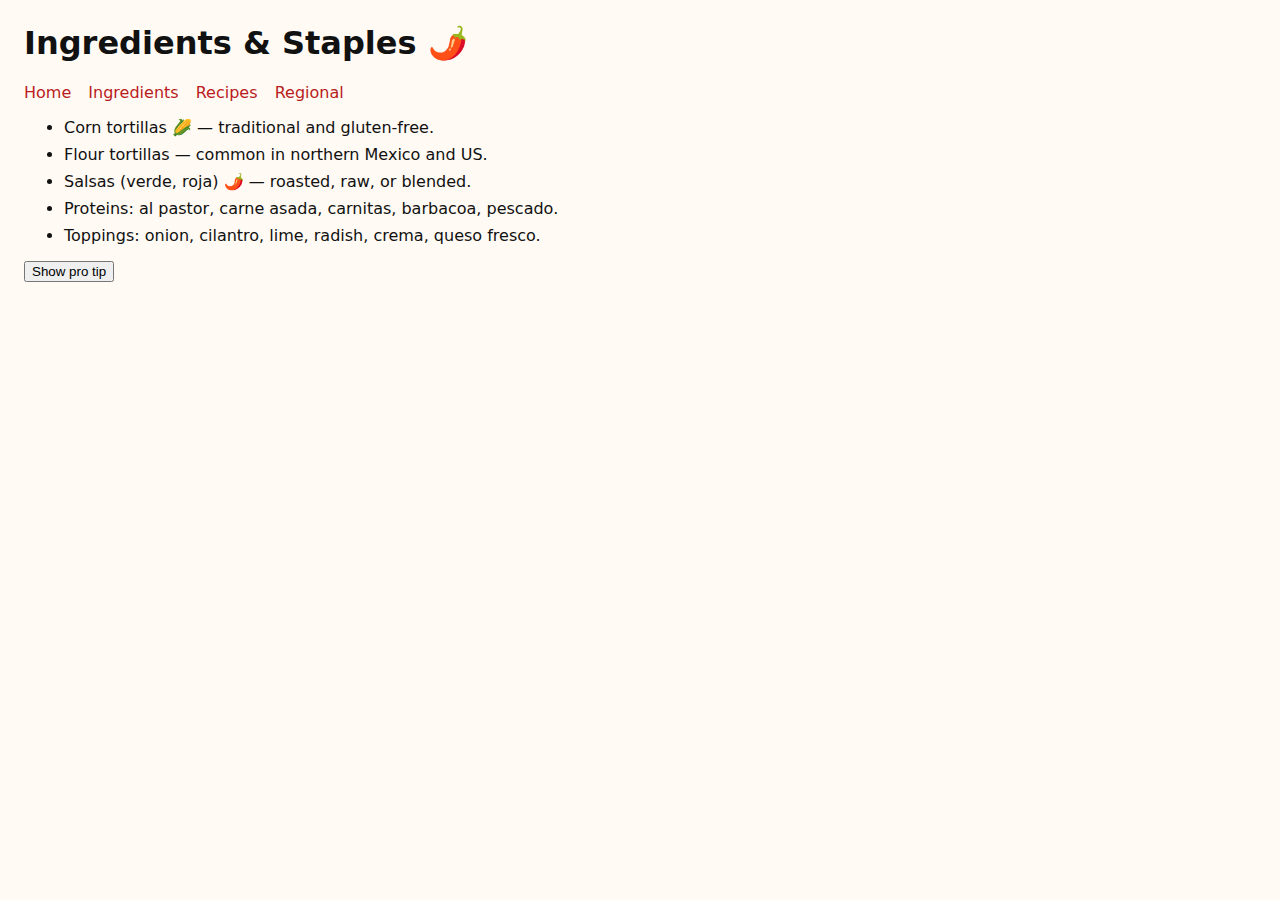
<file: ingredients.html>
<!doctype html>
<html lang="en">
<head>
<meta charset="utf-8" />
<meta name="viewport" content="width=device-width,initial-scale=1" />
<title>Tacos — Ingredients</title>
<style>
  body{font-family:Inter,system-ui,Arial;margin:24px;background:#fffaf4;color:#111}
  nav a{margin-right:12px;color:#b91c1c;text-decoration:none}
  .list{margin-top:14px}
  li{margin:8px 0}
</style>
</head>
<body>
  <header><h1>Ingredients & Staples 🌶️</h1><nav><a href="tacos_home.html">Home</a> <a href="ingredients.html">Ingredients</a> <a href="recipes.html">Recipes</a> <a href="regional.html">Regional</a></nav></header>
  <section class="list">
    <ul>
      <li>Corn tortillas 🌽 — traditional and gluten-free.</li>
      <li>Flour tortillas — common in northern Mexico and US.</li>
      <li>Salsas (verde, roja) 🌶️ — roasted, raw, or blended.</li>
      <li>Proteins: al pastor, carne asada, carnitas, barbacoa, pescado.</li>
      <li>Toppings: onion, cilantro, lime, radish, crema, queso fresco.</li>
    </ul>
    <p><button onclick="document.getElementById('extra').style.display='block'">Show pro tip</button></p>
    <div id="extra" style="display:none;margin-top:10px;background:#fff; padding:10px;border-radius:8px;box-shadow:0 6px 12px rgba(0,0,0,0.06)">Pro tip: Warm tortillas briefly on a dry comal or pan for best texture.</div>
  </section>
</body>
</html>
</file>
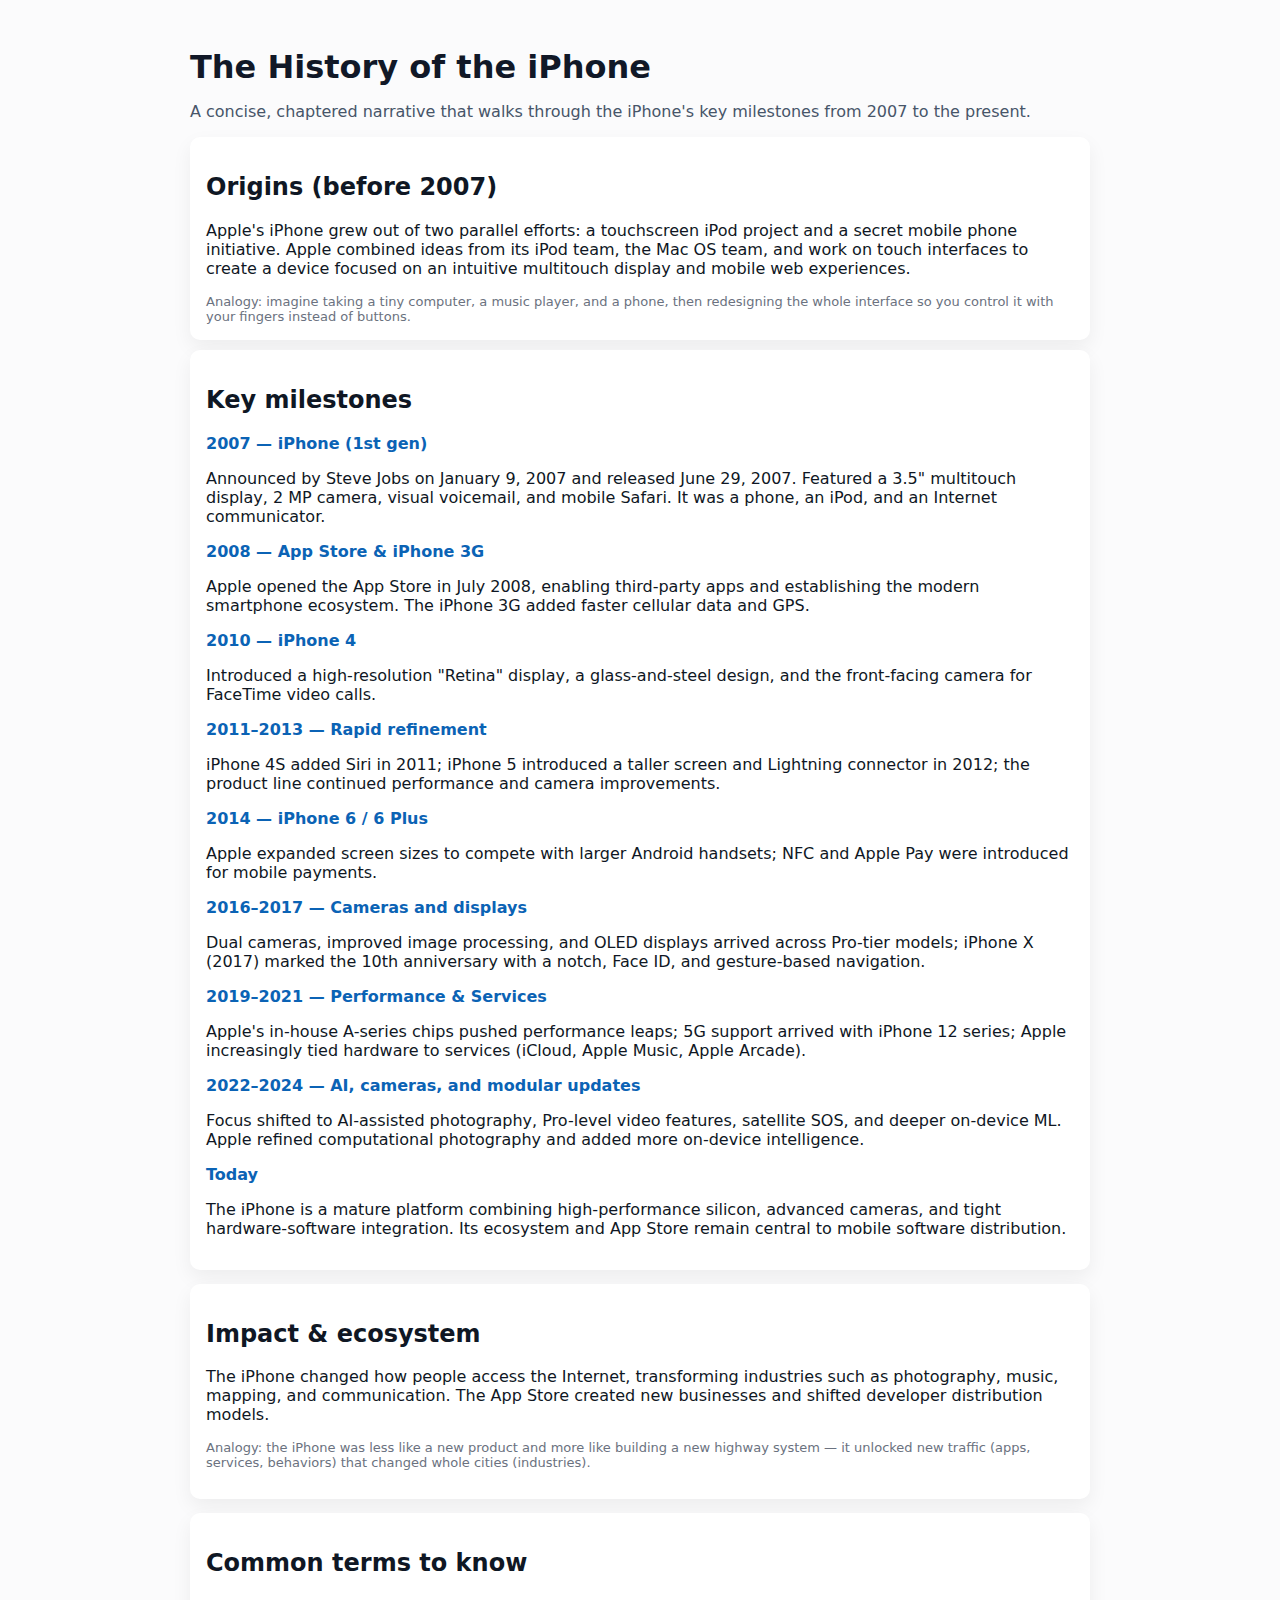
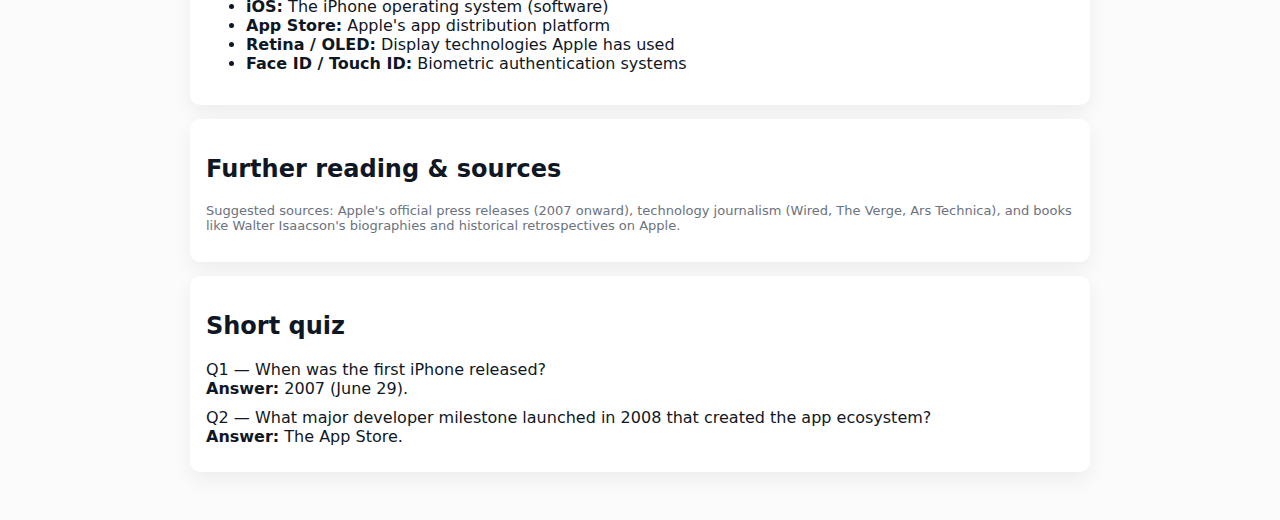
<file: iphone.html>
<!doctype html>
<html lang="en">
<head>
  <meta charset="utf-8" />
  <meta name="viewport" content="width=device-width,initial-scale=1" />
  <title>History of the iPhone</title>
  <style>
    body{font-family:Inter,system-ui,Arial,Helvetica,sans-serif;margin:0;background:#fbfbfc;color:#0f1724}
    .wrap{max-width:900px;margin:28px auto;padding:20px}
    h1{color:#111827;margin:0}
    .lead{color:#475569}
    section{background:#fff;padding:16px;border-radius:10px;margin-top:14px;box-shadow:0 8px 20px rgba(2,6,23,0.06)}
    .timeline{margin-top:10px}
    .entry{margin-bottom:10px}
    .year{font-weight:700;color:#0b63b5}
    .small{font-size:13px;color:#6b7280}
    pre{background:#0f172424;padding:8px;border-radius:6px;overflow:auto}
  </style>
</head>
<body>
  <div class="wrap">
    <h1>The History of the iPhone</h1>
    <p class="lead">A concise, chaptered narrative that walks through the iPhone's key milestones from 2007 to the present.</p>

    <section>
      <h2>Origins (before 2007)</h2>
      <p>Apple's iPhone grew out of two parallel efforts: a touchscreen iPod project and a secret mobile phone initiative. Apple combined ideas from its iPod team, the Mac OS team, and work on touch interfaces to create a device focused on an intuitive multitouch display and mobile web experiences.</p>
      <div class="small">Analogy: imagine taking a tiny computer, a music player, and a phone, then redesigning the whole interface so you control it with your fingers instead of buttons.</div>
    </section>

    <section class="timeline">
      <h2>Key milestones</h2>
      <div class="entry"><div class="year">2007 — iPhone (1st gen)</div>
        <p>Announced by Steve Jobs on January 9, 2007 and released June 29, 2007. Featured a 3.5" multitouch display, 2 MP camera, visual voicemail, and mobile Safari. It was a phone, an iPod, and an Internet communicator.</p>
      </div>

      <div class="entry"><div class="year">2008 — App Store & iPhone 3G</div>
        <p>Apple opened the App Store in July 2008, enabling third-party apps and establishing the modern smartphone ecosystem. The iPhone 3G added faster cellular data and GPS.</p>
      </div>

      <div class="entry"><div class="year">2010 — iPhone 4</div>
        <p>Introduced a high-resolution "Retina" display, a glass-and-steel design, and the front-facing camera for FaceTime video calls.</p>
      </div>

      <div class="entry"><div class="year">2011–2013 — Rapid refinement</div>
        <p>iPhone 4S added Siri in 2011; iPhone 5 introduced a taller screen and Lightning connector in 2012; the product line continued performance and camera improvements.</p>
      </div>

      <div class="entry"><div class="year">2014 — iPhone 6 / 6 Plus</div>
        <p>Apple expanded screen sizes to compete with larger Android handsets; NFC and Apple Pay were introduced for mobile payments.</p>
      </div>

      <div class="entry"><div class="year">2016–2017 — Cameras and displays</div>
        <p>Dual cameras, improved image processing, and OLED displays arrived across Pro-tier models; iPhone X (2017) marked the 10th anniversary with a notch, Face ID, and gesture-based navigation.</p>
      </div>

      <div class="entry"><div class="year">2019–2021 — Performance & Services</div>
        <p>Apple's in-house A-series chips pushed performance leaps; 5G support arrived with iPhone 12 series; Apple increasingly tied hardware to services (iCloud, Apple Music, Apple Arcade).</p>
      </div>

      <div class="entry"><div class="year">2022–2024 — AI, cameras, and modular updates</div>
        <p>Focus shifted to AI-assisted photography, Pro-level video features, satellite SOS, and deeper on-device ML. Apple refined computational photography and added more on-device intelligence.</p>
      </div>

      <div class="entry"><div class="year">Today</div>
        <p>The iPhone is a mature platform combining high-performance silicon, advanced cameras, and tight hardware-software integration. Its ecosystem and App Store remain central to mobile software distribution.</p>
      </div>
    </section>

    <section>
      <h2>Impact & ecosystem</h2>
      <p>The iPhone changed how people access the Internet, transforming industries such as photography, music, mapping, and communication. The App Store created new businesses and shifted developer distribution models.</p>
      <p class="small">Analogy: the iPhone was less like a new product and more like building a new highway system — it unlocked new traffic (apps, services, behaviors) that changed whole cities (industries).</p>
    </section>

    <section>
      <h2>Common terms to know</h2>
      <ul>
        <li><strong>iOS:</strong> The iPhone operating system (software)</li>
        <li><strong>App Store:</strong> Apple's app distribution platform</li>
        <li><strong>Retina / OLED:</strong> Display technologies Apple has used</li>
        <li><strong>Face ID / Touch ID:</strong> Biometric authentication systems</li>
      </ul>
    </section>

    <section>
      <h2>Further reading & sources</h2>
      <p class="small">Suggested sources: Apple's official press releases (2007 onward), technology journalism (Wired, The Verge, Ars Technica), and books like Walter Isaacson's biographies and historical retrospectives on Apple.</p>
    </section>

    <section>
      <h2>Short quiz</h2>
      <div class="entry">Q1 — When was the first iPhone released?<br><strong>Answer:</strong> 2007 (June 29).</div>
      <div class="entry">Q2 — What major developer milestone launched in 2008 that created the app ecosystem?<br><strong>Answer:</strong> The App Store.</div>
    </section>
  </div>
</body>
</html>
</file>
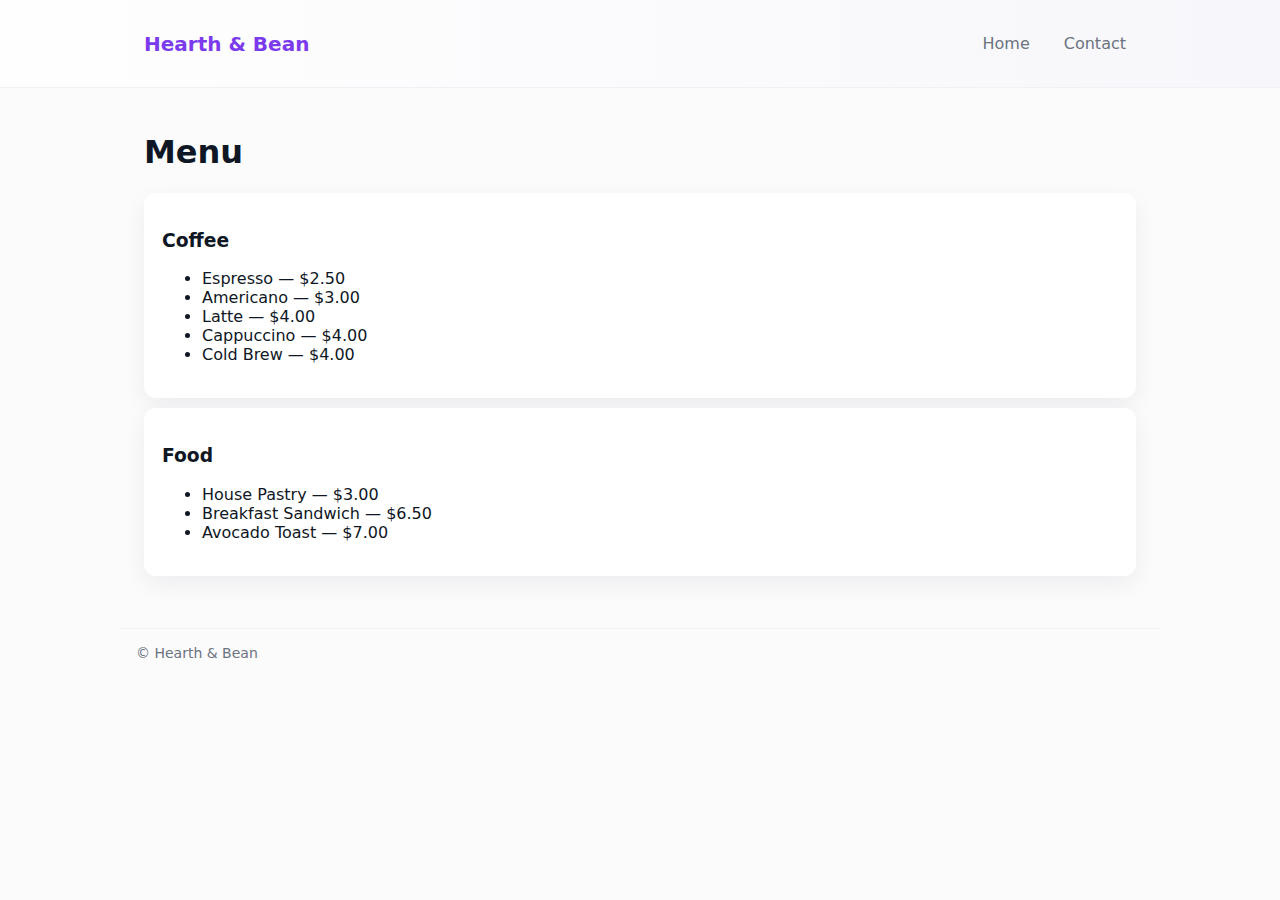
<file: menu.html>
<!doctype html>
<html lang="en">
<head>
  <meta charset="utf-8" />
  <meta name="viewport" content="width=device-width,initial-scale=1" />
  <title>Menu — Hearth & Bean</title>
  <link rel="stylesheet" href="styles.css">
</head>
<body>
  <header class="site-header"><div class="container"><div class="brand"><a href="coffee_shop.html">Hearth & Bean</a></div><nav><a href="coffee_shop.html">Home</a><a href="contact.html">Contact</a></nav></div></header>
  <main class="container">
    <h1>Menu</h1>
    <section class="card">
      <h3>Coffee</h3>
      <ul>
        <li>Espresso — $2.50</li>
        <li>Americano — $3.00</li>
        <li>Latte — $4.00</li>
        <li>Cappuccino — $4.00</li>
        <li>Cold Brew — $4.00</li>
      </ul>
    </section>
    <section class="card" style="margin-top:10px">
      <h3>Food</h3>
      <ul>
        <li>House Pastry — $3.00</li>
        <li>Breakfast Sandwich — $6.50</li>
        <li>Avocado Toast — $7.00</li>
      </ul>
    </section>
  </main>
  <footer class="site-footer container">&copy; Hearth & Bean</footer>
</body>
</html>
</file>
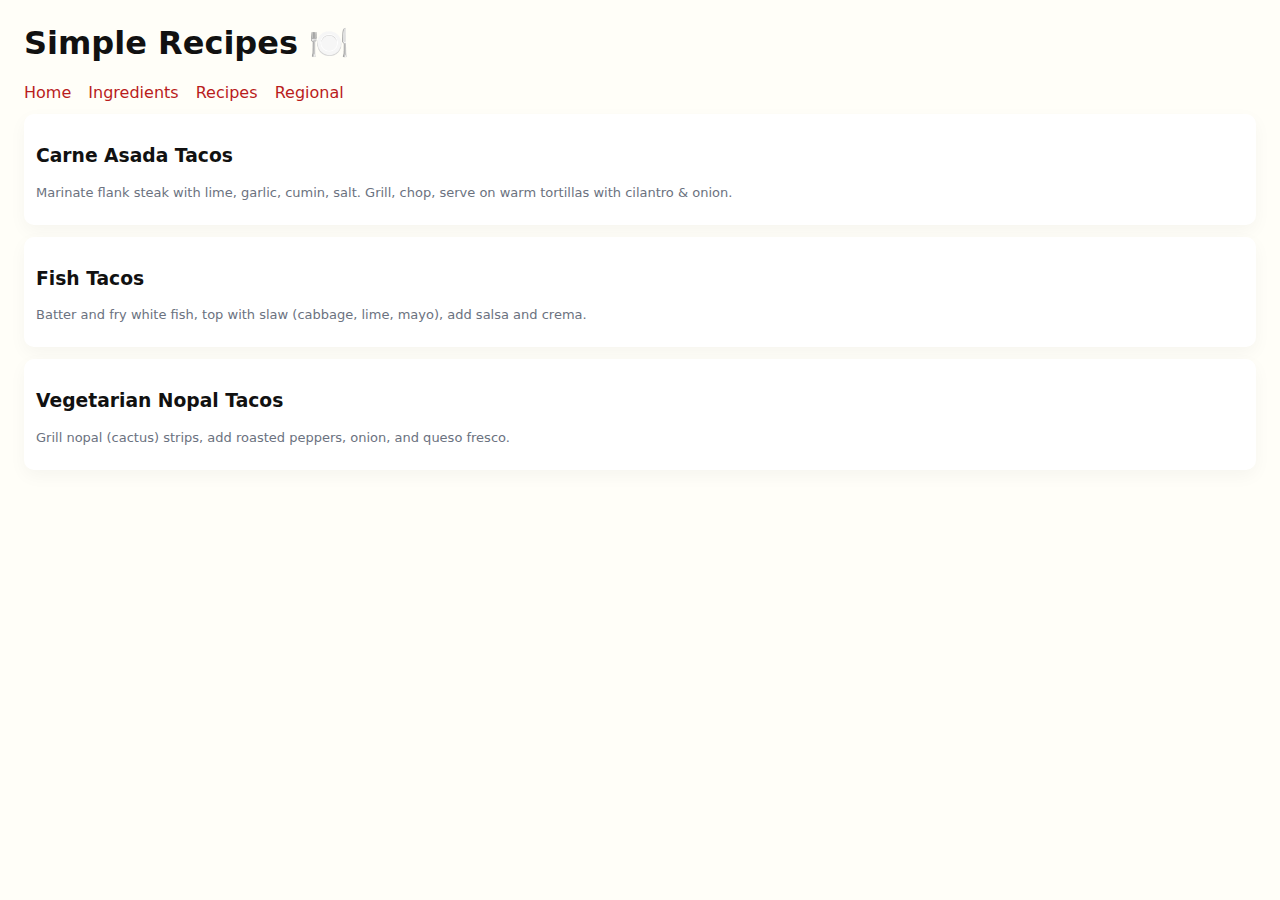
<file: recipes.html>
<!doctype html>
<html lang="en">
<head>
<meta charset="utf-8" />
<meta name="viewport" content="width=device-width,initial-scale=1" />
<title>Tacos — Recipes</title>
<style>
  body{font-family:Inter,system-ui,Arial;margin:24px;background:#fffef8;color:#111}
  nav a{margin-right:12px;color:#b91c1c;text-decoration:none}
  .recipe{margin-top:12px;padding:12px;border-radius:10px;background:#fff;box-shadow:0 6px 18px rgba(0,0,0,0.04)}
  .small{font-size:13px;color:#6b7280}
</style>
</head>
<body>
  <header><h1>Simple Recipes 🍽️</h1><nav><a href="tacos_home.html">Home</a> <a href="ingredients.html">Ingredients</a> <a href="recipes.html">Recipes</a> <a href="regional.html">Regional</a></nav></header>
  <section>
    <div class="recipe"><h3>Carne Asada Tacos</h3><p class="small">Marinate flank steak with lime, garlic, cumin, salt. Grill, chop, serve on warm tortillas with cilantro & onion.</p></div>
    <div class="recipe"><h3>Fish Tacos</h3><p class="small">Batter and fry white fish, top with slaw (cabbage, lime, mayo), add salsa and crema.</p></div>
    <div class="recipe"><h3>Vegetarian Nopal Tacos</h3><p class="small">Grill nopal (cactus) strips, add roasted peppers, onion, and queso fresco.</p></div>
  </section>
</body>
</html>
</file>
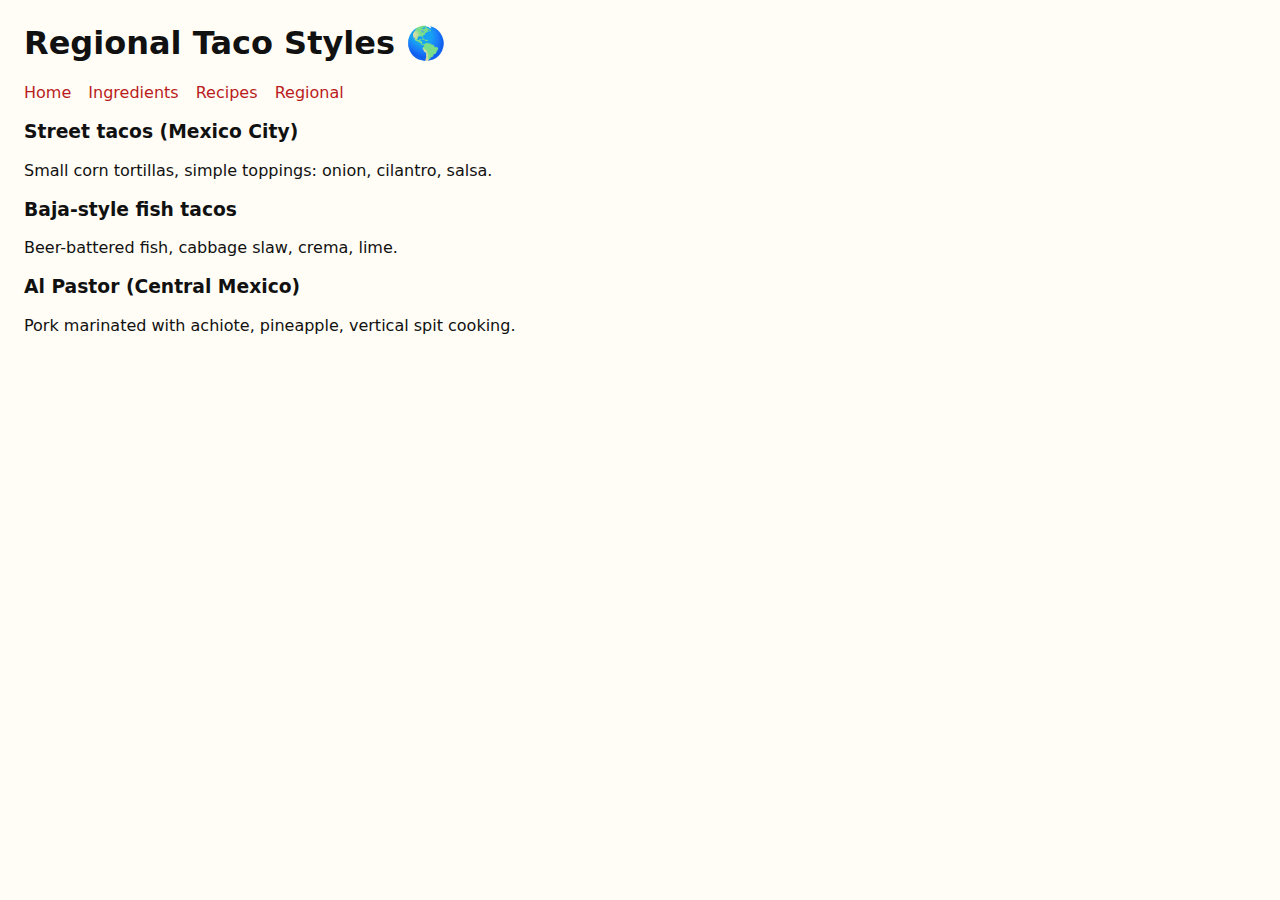
<file: regional.html>
<!doctype html>
<html lang="en">
<head>
<meta charset="utf-8" />
<meta name="viewport" content="width=device-width,initial-scale=1" />
<title>Tacos — Regional Styles</title>
<style>
  body{font-family:Inter,system-ui,Arial;margin:24px;background:#fffdf6;color:#111}
  nav a{margin-right:12px;color:#b91c1c;text-decoration:none}
  .list{margin-top:12px}
</style>
</head>
<body>
  <header><h1>Regional Taco Styles 🌎</h1><nav><a href="tacos_home.html">Home</a> <a href="ingredients.html">Ingredients</a> <a href="recipes.html">Recipes</a> <a href="regional.html">Regional</a></nav></header>
  <section class="list">
    <h3>Street tacos (Mexico City)</h3>
    <p>Small corn tortillas, simple toppings: onion, cilantro, salsa.</p>
    <h3>Baja-style fish tacos</h3>
    <p>Beer-battered fish, cabbage slaw, crema, lime.</p>
    <h3>Al Pastor (Central Mexico)</h3>
    <p>Pork marinated with achiote, pineapple, vertical spit cooking.</p>
  </section>
</body>
</html>
</file>
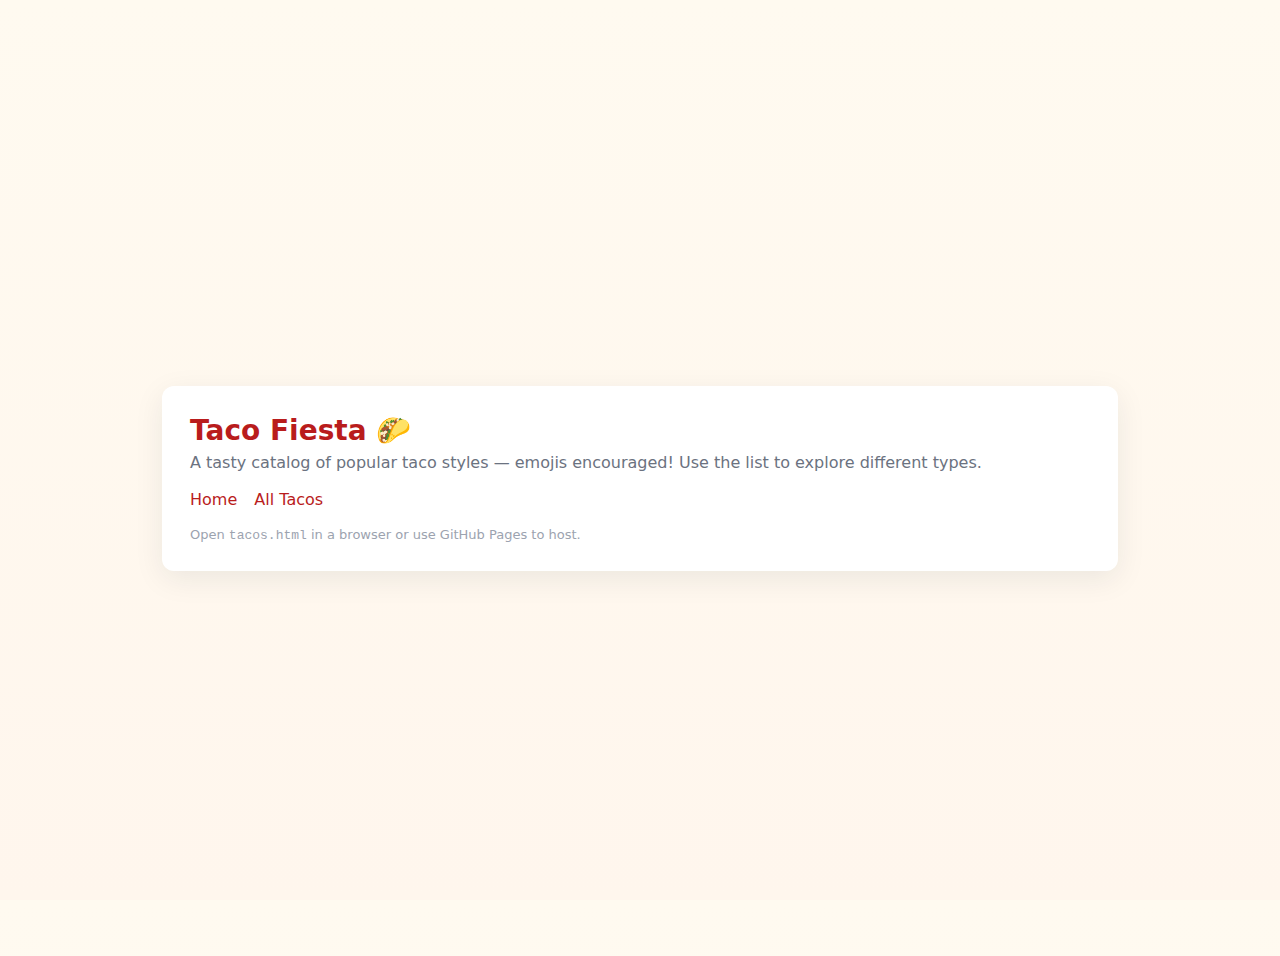
<file: tacos.html>
<!doctype html>
<html lang="en">
  <head>
    <meta charset="utf-8" />
    <meta name="viewport" content="width=device-width,initial-scale=1" />
    <title>Taco Fiesta — All Tacos 🌮</title>
    <style>
      :root{--bg:#fff6ed;--card:#fff;--accent:#b91c1c;--muted:#374151}
      html,body{height:100%;margin:0;font-family:Inter, system-ui, -apple-system, 'Segoe UI', Roboto, Arial;background:linear-gradient(180deg,#fffaf0 0%,#fff6ed 100%);color:var(--muted)}
      .wrap{min-height:100%;display:flex;align-items:center;justify-content:center;padding:28px}
      .card{width:100%;max-width:900px;background:var(--card);border-radius:12px;padding:28px;box-shadow:0 8px 30px rgba(12,34,56,0.08)}
      h1{margin:0 0 6px;color:var(--accent);font-size:28px}
      p.lead{margin:0 0 18px;color:#6b7280}
      nav{margin-bottom:18px}
      a{color:var(--accent);text-decoration:none;margin-right:12px}
      .grid{display:grid;grid-template-columns:repeat(auto-fill,minmax(240px,1fr));gap:12px}
      .taco{padding:12px;border-radius:10px;background:linear-gradient(180deg,#fff 0%,#fff8f6 100%);border:1px solid #fff0ea}
      .emoji{font-size:28px;margin-right:8px}
      .name{font-weight:600;color:#111827}
      .desc{font-size:13px;color:#6b7280;margin-top:6px}
      .cat{font-size:12px;color:#9ca3af;margin-top:8px}
      .search{width:100%;padding:8px 12px;border-radius:8px;border:1px solid #e5e7eb;margin-bottom:14px}
      .footer{margin-top:16px;font-size:13px;color:#9ca3af}
    </style>
  </head>
  <body>
    <div class="wrap">
      <main class="card" id="app" role="main">
        <!-- SPA content inserted here -->
      </main>
    </div>

    <script>
      const tacos = [
        { name: 'Tacos Al Pastor', emoji: '🌮', icon: '🐖', desc: 'Marinated pork cooked on a vertical spit, pineapple & onion.', category: 'Pork' },
        { name: 'Carne Asada', emoji: '🌮', icon: '🐄', desc: 'Grilled steak, chopped and served with cilantro & onion.', category: 'Beef' },
        { name: 'Barbacoa', emoji: '🌮', icon: '🐑', desc: 'Slow-cooked, seasoned meat (beef/lamb) with deep flavor.', category: 'Slow-cooked' },
        { name: 'Carnitas', emoji: '🌮', icon: '🐖', desc: 'Crispy slow-cooked pork, tender inside, crunchy outside.', category: 'Pork' },
        { name: 'Pollo Asado', emoji: '🌮', icon: '🐔', desc: 'Grilled marinated chicken with smoky flavor.', category: 'Poultry' },
        { name: 'Tacos de Pescado', emoji: '🌮', icon: '🐟', desc: 'Fish tacos, often battered and fried with slaw.', category: 'Seafood' },
        { name: 'Tacos de Camarón', emoji: '🌮', icon: '🦐', desc: 'Shrimp tacos — grilled or fried, zesty toppings.', category: 'Seafood' },
        { name: 'Tacos de Lengua', emoji: '🌮', icon: '🐄', desc: 'Beef tongue, slow-cooked and sliced thin.', category: 'Beef' },
        { name: 'Tacos de Cabeza', emoji: '🌮', icon: '🐄', desc: 'Stuff from the head — very flavorful (cheek, brain, etc).', category: 'Beef' },
        { name: 'Tacos de Tripa', emoji: '🌮', icon: '🐄', desc: 'Beef tripe, cleaned and fried until crispy.', category: 'Beef' },
        { name: 'Alambre', emoji: '🌮', icon: '🥩', desc: 'Skewered meats with peppers and cheese — sometimes taco-styled.', category: 'Mixed' },
        { name: 'Birria', emoji: '🌮', icon: '🐐', desc: 'Slow-braised meat (often goat/beef) — served with consommé for dipping.', category: 'Stew' },
        { name: 'Tacos de Suadero', emoji: '🌮', icon: '🐄', desc: 'Thin-cut beef from between belly and leg, tender and juicy.', category: 'Beef' },
        { name: 'Veggie / Nopal', emoji: '🌮', icon: '🥬', desc: 'Grilled cactus (nopal), mushrooms, or roasted veggies — great vegetarian option.', category: 'Vegetarian' },
        { name: 'Quesabirria', emoji: '🌮🧀', icon: '🧀', desc: 'Birria variant with melted cheese inside the tortilla — ooey-gooey.', category: 'Fusion' },
        { name: 'Taco Gobernador', emoji: '🌮', icon: '🦐', desc: 'Shrimp with melted cheese — popular in Pacific coastal regions.', category: 'Seafood' },
        { name: 'Tacos Dorados', emoji: '🌮', icon: '🥔', desc: 'Fried/rolled tacos (often potato or chicken) — crispy and golden.', category: 'Fried' },
        { name: 'Breakfast Tacos', emoji: '🌮🍳', icon: '🥚', desc: 'Eggs, chorizo, potatoes — popular morning staple.', category: 'Breakfast' },
        { name: 'Taco de Camarón Enchilado', emoji: '🌮', icon: '🦐', desc: 'Spicy sauced shrimp taco for heat lovers.', category: 'Seafood' }
      ];

      const routes = {
        '': () => `
          <h1>Taco Fiesta 🌮</h1>
          <p class="lead">A tasty catalog of popular taco styles — emojis encouraged! Use the list to explore different types.</p>
          <nav>
            <a href="#/">Home</a>
            <a href="#/list">All Tacos</a>
          </nav>
          <div class="footer">Open <code>tacos.html</code> in a browser or use GitHub Pages to host.</div>
        `,
        'list': () => `
          <h1>Taco Types <span style="font-size:16px;margin-left:8px">🌮🌯🔥</span></h1>
          <p class="lead">Click to filter or use the search box to find a taco by name or category.</p>
          <input class="search" id="search" placeholder="Search tacos (name or category)..." aria-label="Search tacos" />
          <div id="list" class="grid"></div>
          <div class="footer">Tip: try searching "seafood", "pork", "vegetarian", or "birria".</div>
        `
      };

      function render() {
        const key = location.hash.replace(/^#\/?/, '');
        const view = (routes[key] || routes[''])();
        document.getElementById('app').innerHTML = view;

        if (key === 'list') {
          const container = document.getElementById('list');
          const input = document.getElementById('search');
          function show(items){
            container.innerHTML = items.map(t => `
              <div class="taco">
                <div><span class="emoji">${t.emoji}</span><span class="name">${t.name}</span></div>
                <div class="desc">${t.desc}</div>
                <div class="cat">${t.icon}  ${t.category}</div>
              </div>
            `).join('');
          }
          show(tacos);
          input.addEventListener('input', () => {
            const q = input.value.trim().toLowerCase();
            if (!q) return show(tacos);
            const filtered = tacos.filter(t => (t.name+t.category+t.desc).toLowerCase().includes(q));
            show(filtered);
          });
        }
      }

      window.addEventListener('hashchange', render);
      window.addEventListener('DOMContentLoaded', render);
    </script>
  </body>
</html>
</file>
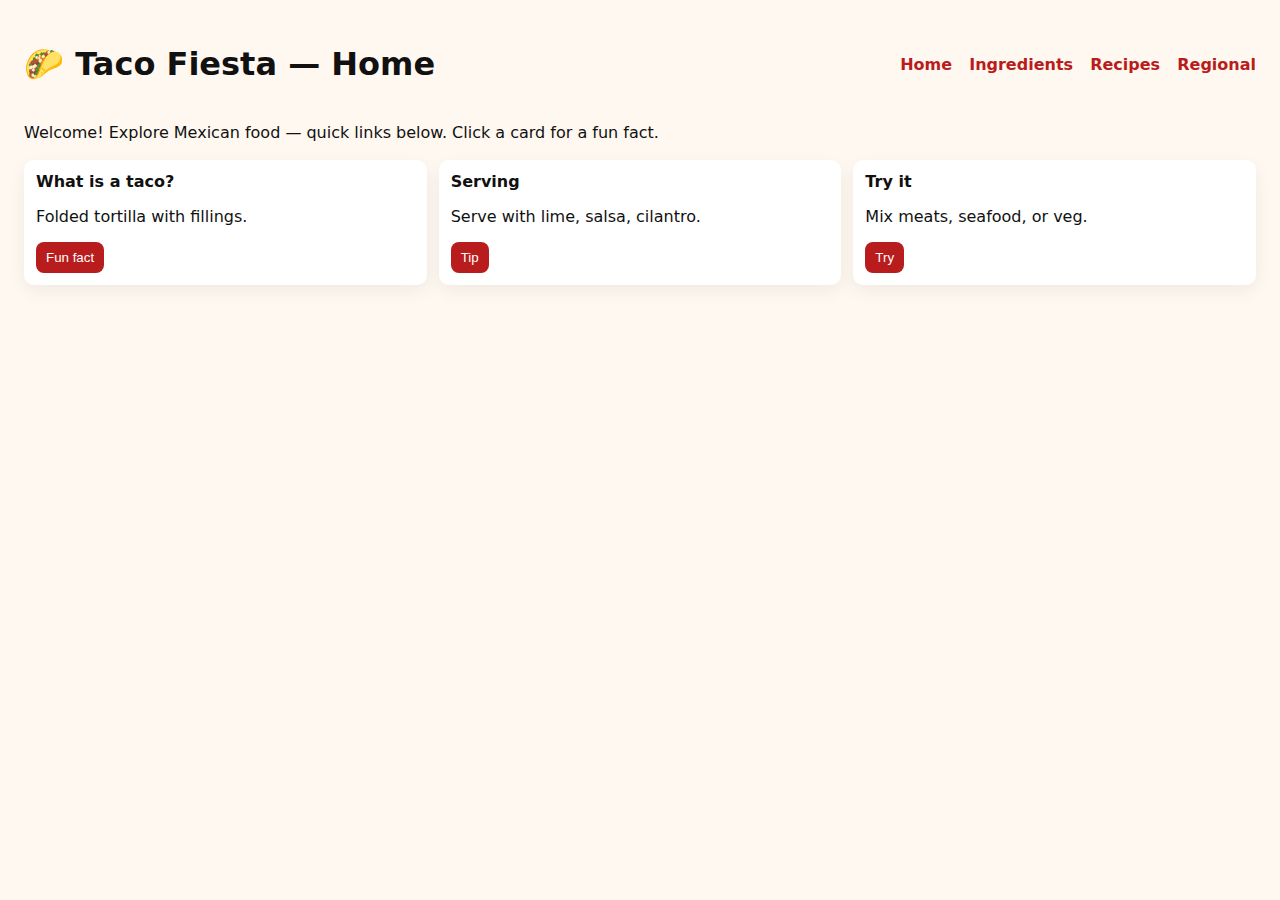
<file: tacos_home.html>
<!doctype html>
<html lang="en">
  <head>
    <meta charset="utf-8" />
    <meta name="viewport" content="width=device-width,initial-scale=1" />
    <title>Tacos — Home</title>
    <style>
      body{font-family:Inter,system-ui,Arial;margin:24px;background:#fff8f0;color:#111}
      header{display:flex;justify-content:space-between;align-items:center}
      nav a{margin-left:12px;text-decoration:none;color:#b91c1c;font-weight:600}
      .hero{margin-top:18px}
      .cards{display:flex;gap:12px;margin-top:18px}
      .card{padding:12px;border-radius:10px;background:#fff;box-shadow:0 6px 18px rgba(0,0,0,0.06);flex:1}
      button{background:#b91c1c;color:#fff;border:none;padding:8px 10px;border-radius:8px;cursor:pointer}
    </style>
  </head>
  <body>
    <header>
      <h1>🌮 Taco Fiesta — Home</h1>
      <nav>
        <a href="tacos_home.html">Home</a>
        <a href="ingredients.html">Ingredients</a>
        <a href="recipes.html">Recipes</a>
        <a href="regional.html">Regional</a>
      </nav>
    </header>

    <section class="hero">
      <p>Welcome! Explore Mexican food — quick links below. Click a card for a fun fact.</p>
      <div class="cards">
        <div class="card"><strong>What is a taco?</strong><p>Folded tortilla with fillings.</p><button onclick="alert('Tacos date back to indigenous Mexico — tortillas were used as edible vessels! 🌽')">Fun fact</button></div>
        <div class="card"><strong>Serving</strong><p>Serve with lime, salsa, cilantro.</p><button onclick="alert('A squeeze of lime brightens flavors — try different salsas! 🍋')">Tip</button></div>
        <div class="card"><strong>Try it</strong><p>Mix meats, seafood, or veg.</p><button onclick="alert('Start simple: carne asada or al pastor are classic choices. 🔥')">Try</button></div>
      </div>
    </section>
  </body>
</html>
</file>
<file: styles.css>
/* Simple professional styles for Hearth & Bean */
:root{--bg:#fbfbfc;--accent:#7c3aed;--muted:#6b7280;--card:#ffffff}
*{box-sizing:border-box}
body{margin:0;font-family:Inter,system-ui,Segoe UI,Roboto,Arial;color:#0f1724;background:var(--bg);-webkit-font-smoothing:antialiased}
.container{max-width:1040px;margin:0 auto;padding:24px}
.site-header{background:linear-gradient(90deg,#ffffffcc,#f7f7fb);border-bottom:1px solid #eef2f7}
.site-header .container{display:flex;align-items:center;gap:16px}
.brand a{font-weight:800;color:var(--accent);text-decoration:none;font-size:20px}
nav{margin-left:auto;display:flex;gap:14px}
nav a{color:var(--muted);text-decoration:none;padding:10px;border-radius:8px}
nav a:hover{background:#f1f5f9;color:#0f1724}
.hero{padding:80px 0;background:linear-gradient(180deg,#fff,#fbfbff)}
.hero h1{margin:0;font-size:40px;color:var(--accent)}
.lead{color:var(--muted);margin-top:8px}
.btn{display:inline-block;margin-top:14px;padding:10px 16px;background:var(--accent);color:#fff;border-radius:10px;text-decoration:none}
.info .cols{display:flex;gap:16px;margin-top:18px}
.card{background:var(--card);padding:18px;border-radius:12px;box-shadow:0 8px 24px rgba(16,24,40,0.06);flex:1}
.newsletter form{display:flex;gap:8px}
.newsletter input{flex:1;padding:10px;border-radius:8px;border:1px solid #eef2f7}
.site-footer{border-top:1px solid #eef2f7;padding:16px;margin-top:28px;color:var(--muted);font-size:14px}

@media (max-width:900px){.info .cols{flex-direction:column}}
</file>
